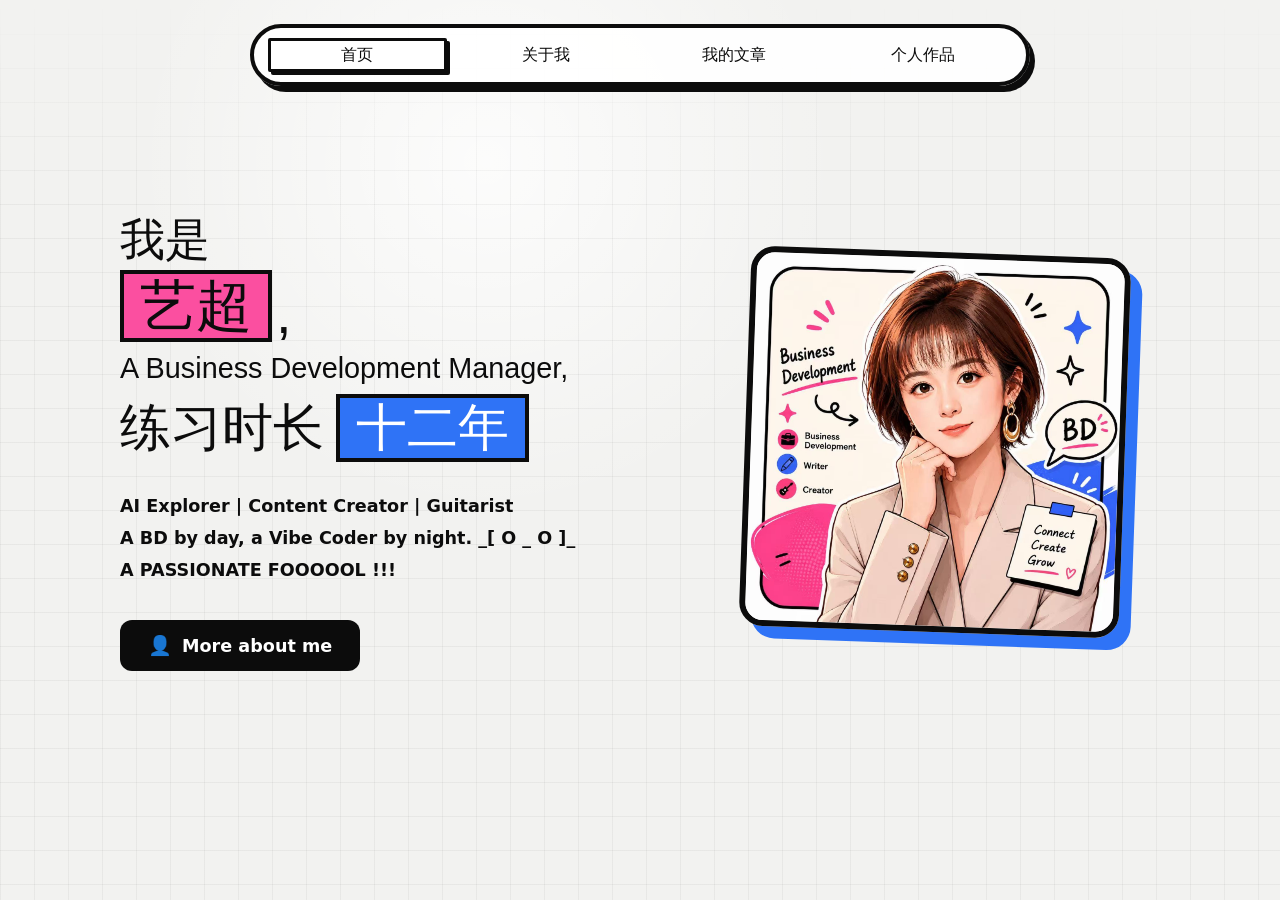
<file: index.html>
<!doctype html>
<html lang="zh-CN">
  <head>
    <meta charset="UTF-8" />
    <meta name="viewport" content="width=device-width, initial-scale=1.0" />
    <meta name="referrer" content="no-referrer" />
    <title>艺超的世界 | Personal Site</title>
    <link rel="stylesheet" href="./styles.css" />
  </head>
  <body>
    <div class="page-shell">
      <header class="site-header">
        <nav class="tab-nav" aria-label="主要导航">
          <button class="nav-tab is-active" type="button" data-tab="home">首页</button>
          <button class="nav-tab" type="button" data-tab="about">关于我</button>
          <button class="nav-tab" type="button" data-tab="articles">我的文章</button>
          <button class="nav-tab" type="button" data-tab="works">个人作品</button>
        </nav>
      </header>

      <main>

        <section class="tab-panel is-active" id="home" aria-labelledby="home-title">
          <div class="hero-grid">
            <div class="hero-copy">
              <div class="home-headline">
                <div class="headline-line1">我是</div>
                <div class="headline-line2"><span class="pink-bg">艺超</span> ,</div>
                <div class="headline-line3">A Business Development Manager,</div>
                <div class="headline-line4">练习时长 <span class="blue-bg">十二年</span></div>
              </div>
              
              <div class="home-subtext">
                <p>AI Explorer | Content Creator | Guitarist</p>
                <p>A BD by day, a Vibe Coder by night. _[ O _ O ]_</p>
                <p class="uppercase">A PASSIONATE FOOOOOL !!!</p>
              </div>

              <div class="hero-actions">
                <button class="black-button" type="button" data-jump="about">
                  <span class="icon">👤</span> More about me
                </button>
              </div>
            </div>

            <div class="hero-avatar-only">
              <img src="./assets/avatar.jpg" alt="Avatar" />
            </div>
          </div>
        </section>

        <section class="tab-panel" id="about" aria-labelledby="about-title">
          <div class="about-top-content">
            <aside class="id-card" aria-label="个人身份卡">
              <div class="card-top">
                <strong>ID CARD</strong>
                <span>Central South University</span>
              </div>
              <div class="id-content">
                <div class="left-column">
                  <div class="avatar-frame">
                    <img src="./assets/avatar.jpg" alt="Avatar" class="avatar-image" />
                  </div>
                  <div class="avatar-tags">
                    <span class="tag-blue">1992.09.05</span>
                    <span class="tag-pink">广州</span>
                  </div>
                </div>
                <dl class="id-fields">
                  <div>
                    <dt>Name</dt>
                    <dd>艺超</dd>
                  </div>
                  <div>
                    <dt>Major</dt>
                    <dd>商务 / AI / 内容创作</dd>
                  </div>
                  <div>
                    <dt>Job</dt>
                    <dd>车联网解决方案经理</dd>
                  </div>
                </dl>
              </div>
              <div class="id-no">
                <span>ID NO.</span>
                <strong>YC-19920905-OVO</strong>
              </div>
              <div class="barcode" aria-hidden="true">
                <span></span><span></span><span></span><span></span><span></span><span></span>
              </div>
            </aside>

            <div class="about-intro">
              <div class="tiny-label pink">我是谁</div>
              <p>运营商老兵、技术出身的销售、对AI有持续关注和学习能力的人</p>
              <div class="tiny-label pink">我的优势</div>
              <p>行业经验与资源、智能交互与AI应用能力、复杂项目操盘能力</p>   
               <div class="tiny-label pink">我在做什么</div> 
              <p>中国移动上海产业研究院toV解决方案拓展，累计推动千万级业务合作落地。</p>
               <div class="tiny-label pink">工作之外</div>
              <p>研究AI提效、运营内容账号、开音乐工作室。</p>
            </div>
          </div>
          <div class="belief-box-wrapper" style="display: flex; justify-content: center; width: 100%; margin-top: 40px; margin-bottom: 20px;">
            <div class="belief-box">
              <p>我始终相信：</p>
              <p><strong>感知与创造，才是生命力。<br/>商业的本质不是销售产品，而是创造价值。</strong></p>
            </div>
          </div>

          <div class="section-heading" style="margin-top: 60px;">
            <p class="tiny-label pink">Open World Progress</p>
            <h2 id="about-title">地球Online <span>开放游戏进度</span></h2>
          </div>

          <div class="timeline-board">
            <div class="timeline-line" aria-hidden="true"></div>

            <div class="timeline-col left">
              <div class="lane-title left">主线任务</div>

              <article class="timeline-card left green">
                <span class="card-icon">🤝</span>
                <strong>2024.07</strong>
                <p><strong>中国移动上研院</strong><br/>车联网解决方案商务拓展，推动千万级项目落地</p>
              </article>

              <article class="timeline-card left pink">
                <span class="card-icon">🚗</span>
                <strong>2021.08</strong>
                <p><strong>小鹏汽车</strong><br/>生态合作与商业化探索</p>
              </article>

              <article class="timeline-card left yellow">
                <span class="card-icon">�</span>
                <strong>2020.05</strong>
                <p><strong>支付宝</strong><br/>运营商行业 BD 与增长运营</p>
              </article>

              <article class="timeline-card left blue">
                <span class="card-icon">�</span>
                <strong>2019.02</strong>
                <p><strong>试金石信用</strong><br/>互金渠道运营</p>
              </article>

              <article class="timeline-card left green">
                <span class="card-icon">�</span>
                <strong>2014.07</strong>
                <p><strong>广东电信</strong><br/>产品运维与异业合作</p>
              </article>

              <article class="timeline-card left pink">
                <span class="card-icon">🏫</span>
                <strong>2010.09</strong>
                <p><strong>中南大学</strong><br/>物联网工程专业</p>
              </article>
            </div>

            <div class="timeline-col right">
              <div class="lane-title right">支线任务</div>

              <article class="timeline-card right blue">
                <span class="card-icon">�</span>
                <strong>2026.05</strong>
                <p><strong>搭建BD OS、Solution OS等工作提效Skill</strong><br/>自动化记录项目信息、辅助决策以及沉淀销售方法论，制作解决方案。</p>
              </article>

              <article class="timeline-card right pink">
                <span class="card-icon">🌐</span>
                <strong>2026.04</strong>
                <p><strong>个人网站</strong><br/>AI 驱动的个人品牌建设</p>
              </article>

              <article class="timeline-card right yellow">
                <span class="card-icon">📺</span>
                <strong>2026.03</strong>
                <p><strong>AI视频</strong><br/>用seedance制作账号视频</p>
              </article>

              <article class="timeline-card right green">
                <span class="card-icon">�</span>
                <strong>2026.03</strong>
                <p><strong>宠物短视频账号</strong><br/>记录小狗芋头的成长故事</p>
              </article>

              <article class="timeline-card right blue">
                <span class="card-icon">�</span>
                <strong>2025.08</strong>
                <p><strong>情侣短视频账号</strong><br/>2个月积累 2 万粉丝并变现</p>
              </article>

              <article class="timeline-card right pink">
                <span class="card-icon">🤖</span>
                <strong>2025.05</strong>
                <p><strong>AI 能力升级</strong><br/>研究 AI 工具，探索 AI 变现方式</p>
              </article>

              <article class="timeline-card right yellow">
                <span class="card-icon">🎤</span>
                <strong>2025.02</strong>
                <p><strong>头马俱乐部演讲</strong><br/>训练表达能力</p>
              </article>

              <article class="timeline-card right blue">
                <span class="card-icon">🎸</span>
                <strong>2023.01</strong>
                <p><strong>音乐工作室</strong><br/>探索兴趣商业化</p>
              </article>

              <article class="timeline-card right pink">
                <span class="card-icon">�</span>
                <strong>2015</strong>
                <p><strong>唱吧账号</strong><br/>1年内积累1.8万粉丝</p>
              </article>
            </div>
          </div>

          <section class="updates-section">
            <h2><span>近日生活</span> Recent Updates</h2>
            <div class="update-row">
              <article class="mini-card blue">
                <span class="card-icon">▣</span>
                <h3>最近在读</h3>
                <p>《道德经》</p>
              </article>
              <article class="mini-card pink">
                <span class="card-icon">▤</span>
                <h3>最近在听</h3>
                <p>《罗永浩的十字路口》</p>
                <p>《富女孩宝典》</p>
              </article>
              <article class="mini-card green">
                <span class="card-icon">⌁</span>
                <h3>最近感兴趣</h3>
                <p>AI 编程</p>
              </article>
            </div>
          </section>
        </section>

        <section class="tab-panel" id="articles" aria-labelledby="articles-title">
          <div class="journal-head">
            <p class="tiny-label black">Reading Room</p>
            <h2 id="articles-title">The <span>Journal</span></h2>
            <p>生活观察着，表达实践者。书写日常，也书写自己。</p>
          </div>
          <label class="search-box">
            <span aria-hidden="true">⌕</span>
            <input id="articleSearch" type="search" placeholder="搜索文章标题或关键词..." />
          </label>
          <div class="article-list" id="articleList">
            <article class="article-card" data-keywords="2025 回顾 个人">
              <div class="article-visual one" style="background-image: url('https://images.weserv.nl/?url=https://mmbiz.qpic.cn/mmbiz_jpg/ymknsvRHaUQ0pd1qsSLj832ePicdOzdUps7YW8PM6XJPibiam00BXv1N0FiaUwYqrYLdG9LLBcy2EDWaiawZZxGGDkQ/640?wx_fmt=jpeg');"></div>
              <div class="article-copy">
                <p><span class="tag pink">随笔</span> 2025-12-31</p>
                <h3>回顾我的2025年</h3>
                <span>艺超的人间日记第4篇。</span>
              </div>
              <button type="button" aria-label="打开文章" onclick="window.open('https://mp.weixin.qq.com/s/6BoljYvBpMRCCrMIr75Qog', '_blank')">→</button>
            </article>
            <article class="article-card" data-keywords="30岁 明白 时间">
              <div class="article-visual two" style="background-image: url('https://images.weserv.nl/?url=https://mmbiz.qpic.cn/mmbiz_jpg/ymknsvRHaUS9rgjibuIicaRIzT18sZa4eHbpqaQebvhZ0foMNzOwb9ePXPX5qUvtU4W1OfDQVDUVh8icskj86PMtg/640?wx_fmt=jpeg&watermark=1&tp=webp&wxfrom=5&wx_lazy=1#imgIndex=0);"></div>
              <div class="article-copy">
                <p><span class="tag green">随笔</span> 2025-08-14</p>
                <h3>30岁之后，我才明白</h3>
                <span>艺超的人间日记第3篇。</span>
              </div>
              <button type="button" aria-label="打开文章" onclick="window.open('https://mp.weixin.qq.com/s/acJRw9OF_6MhCEUITdpydg', '_blank')">→</button>
            </article>
            <article class="article-card" data-keywords="台风 延误 朋友">
              <div class="article-visual three" style="background-image: url('https://images.weserv.nl/?url=https://mmbiz.qpic.cn/mmbiz_jpg/ymknsvRHaUTK92kniboIOtDpRicCnxwxVP4cpnMicQ7mdeIDDvl6SCqIxlWNvkv1vaUXH6C7IcBRHXic8k5jJP7ZyQ/640?wx_fmt=jpeg&watermark=1&tp=webp&wxfrom=5&wx_lazy=1#imgIndex=0);"></div>
              <div class="article-copy">
                <p><span class="tag blue">随笔</span> 2025-07-30</p>
                <h3>竹节草台风延误了航班，却准时送来了一个新朋友</h3>
                <span>艺超的人间日记第1篇</span>
              </div>
              <button type="button" aria-label="打开文章" onclick="window.open('https://mp.weixin.qq.com/s/vhBWllesOjkQ4QeszCmQtA', '_blank')">→</button>
            </article>
          </div>
        </section>

        <section class="tab-panel" id="works" aria-labelledby="works-title">
          <div class="section-heading">
            <p class="tiny-label green">Product Shelf</p>
            <h2 id="works-title">个人作品 <span>Playable Builds</span></h2>
          </div>
          <div class="work-grid">
            <article class="work-card blue">
              <div class="work-top">
                <span class="card-icon">↗</span>
                <span>01</span>
              </div>
              <h3>BD OS</h3>
              <p class="tool-tags">chatgpt + coze + 飞书表格</p>
              <p>大客户项目推进与经验沉淀助手，可以自动记录项目信息、分析项目状态、提供推进策略，并将每一次项目经验沉淀为长期可复用的能力资产。</p>
              <a href="https://my.feishu.cn/base/HboKbQkssapH3nsB0locuvGFnxh?table=tblHBpHXDywnlkvG&view=vewroDeW7I" target="_blank" rel="noopener noreferrer" style="text-decoration: none;">
                <button type="button">查看详情</button>
              </a>
            </article>
            <article class="work-card pink">
              <div class="work-top">
                <span class="card-icon">▤</span>
                <span>02</span>
              </div>
              <h3>Solution OS</h3>
              <p class="tool-tags">chatgpt + codex + office</p>
              <p>快速完成企业研究、需求分析、解决方案设计和客户材料输出。</p>
              <a href="https://my.feishu.cn/wiki/LBlZw4N16izWjok2uF1c8xCEnbh" target="_blank" rel="noopener noreferrer" style="text-decoration: none;">
                <button type="button">查看详情</button>
              </a>
            </article>
            <article class="work-card green">
              <div class="work-top">
                <span class="card-icon">⌂</span>
                <span>03</span>
              </div>
              <h3>AI黑话翻译器</h3>
              <p class="tool-tags">chatgpt + coze </p>
              <p>用大白话告诉你眼花缭乱的AI黑话都怎么理解</p>
              <a href="https://ichoicho2022-lab.github.io/ai-jargon-translator/" target="_blank" rel="noopener noreferrer" style="text-decoration: none;">
                <button type="button">查看详情</button>
              </a>
            </article>
          </div>
        </section>
      </main>
    </div>

    <script src="./script.js"></script>
  </body>
</html>
</file>
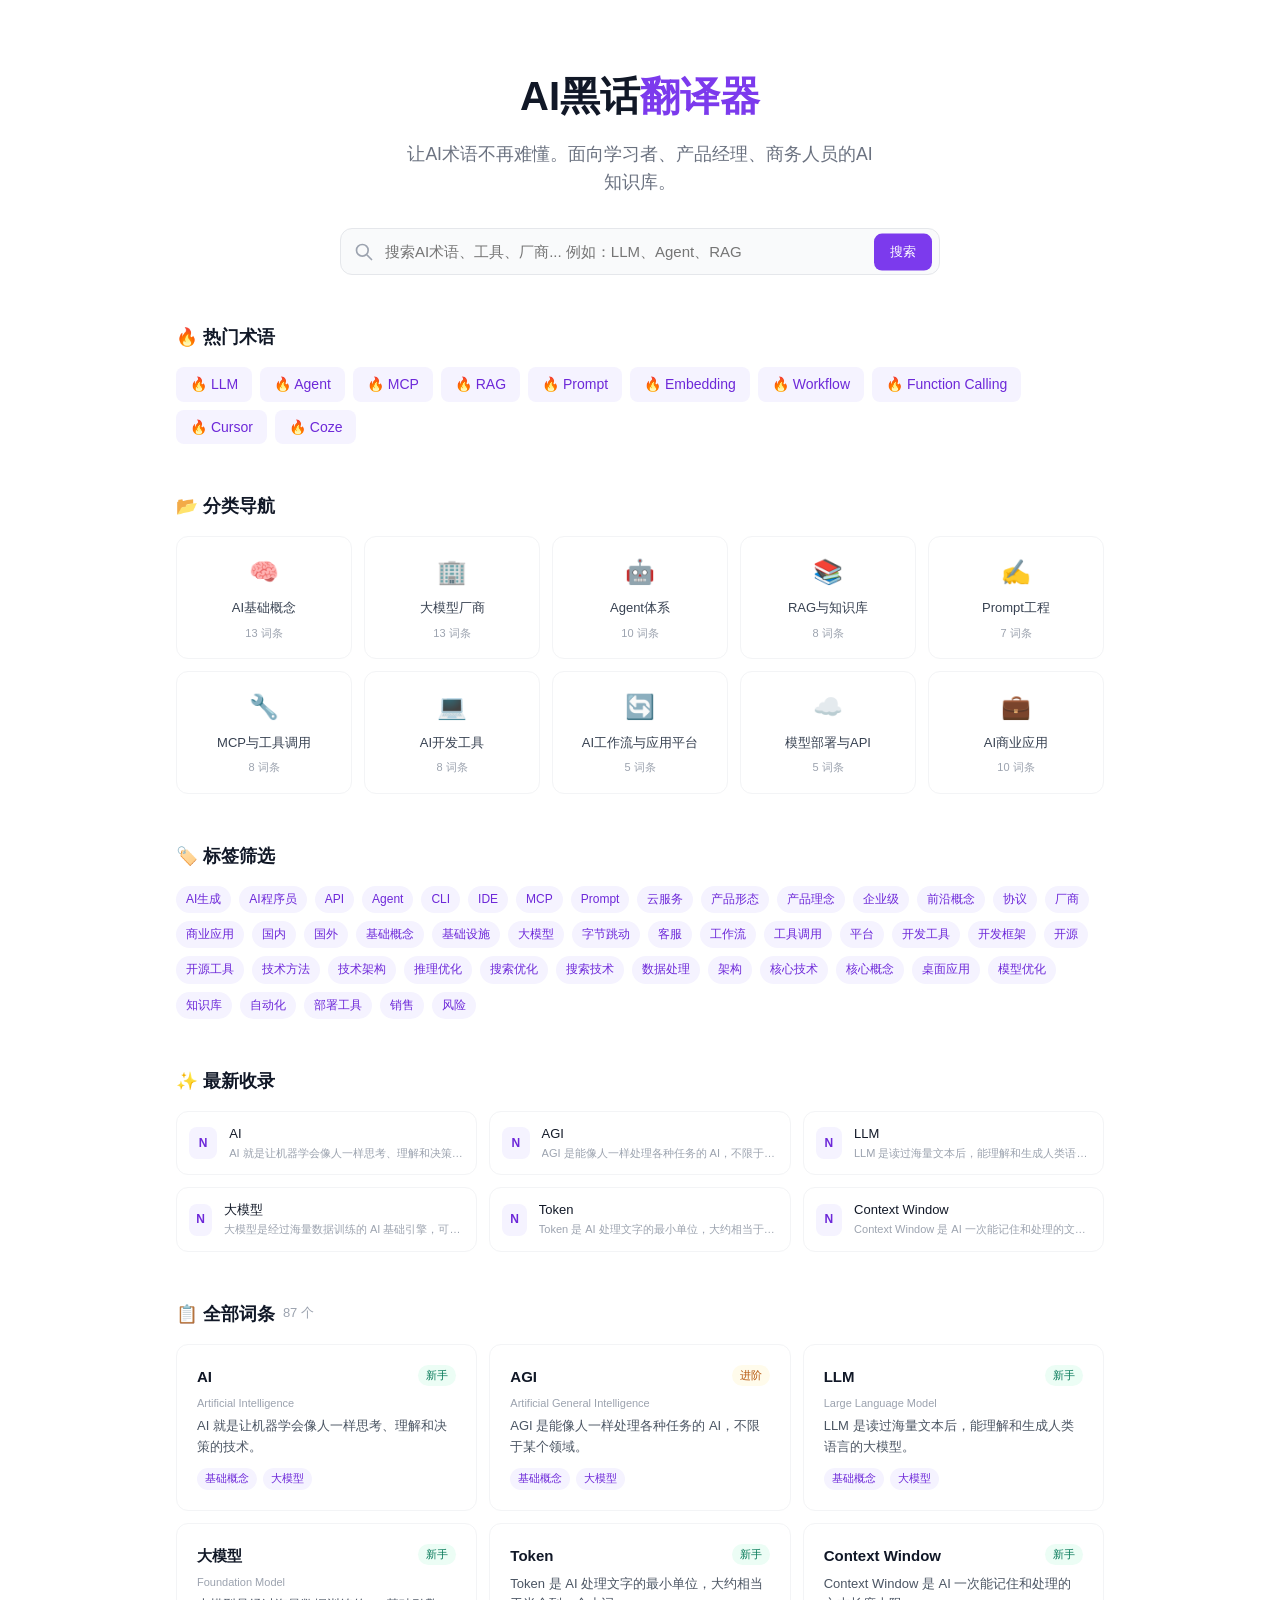
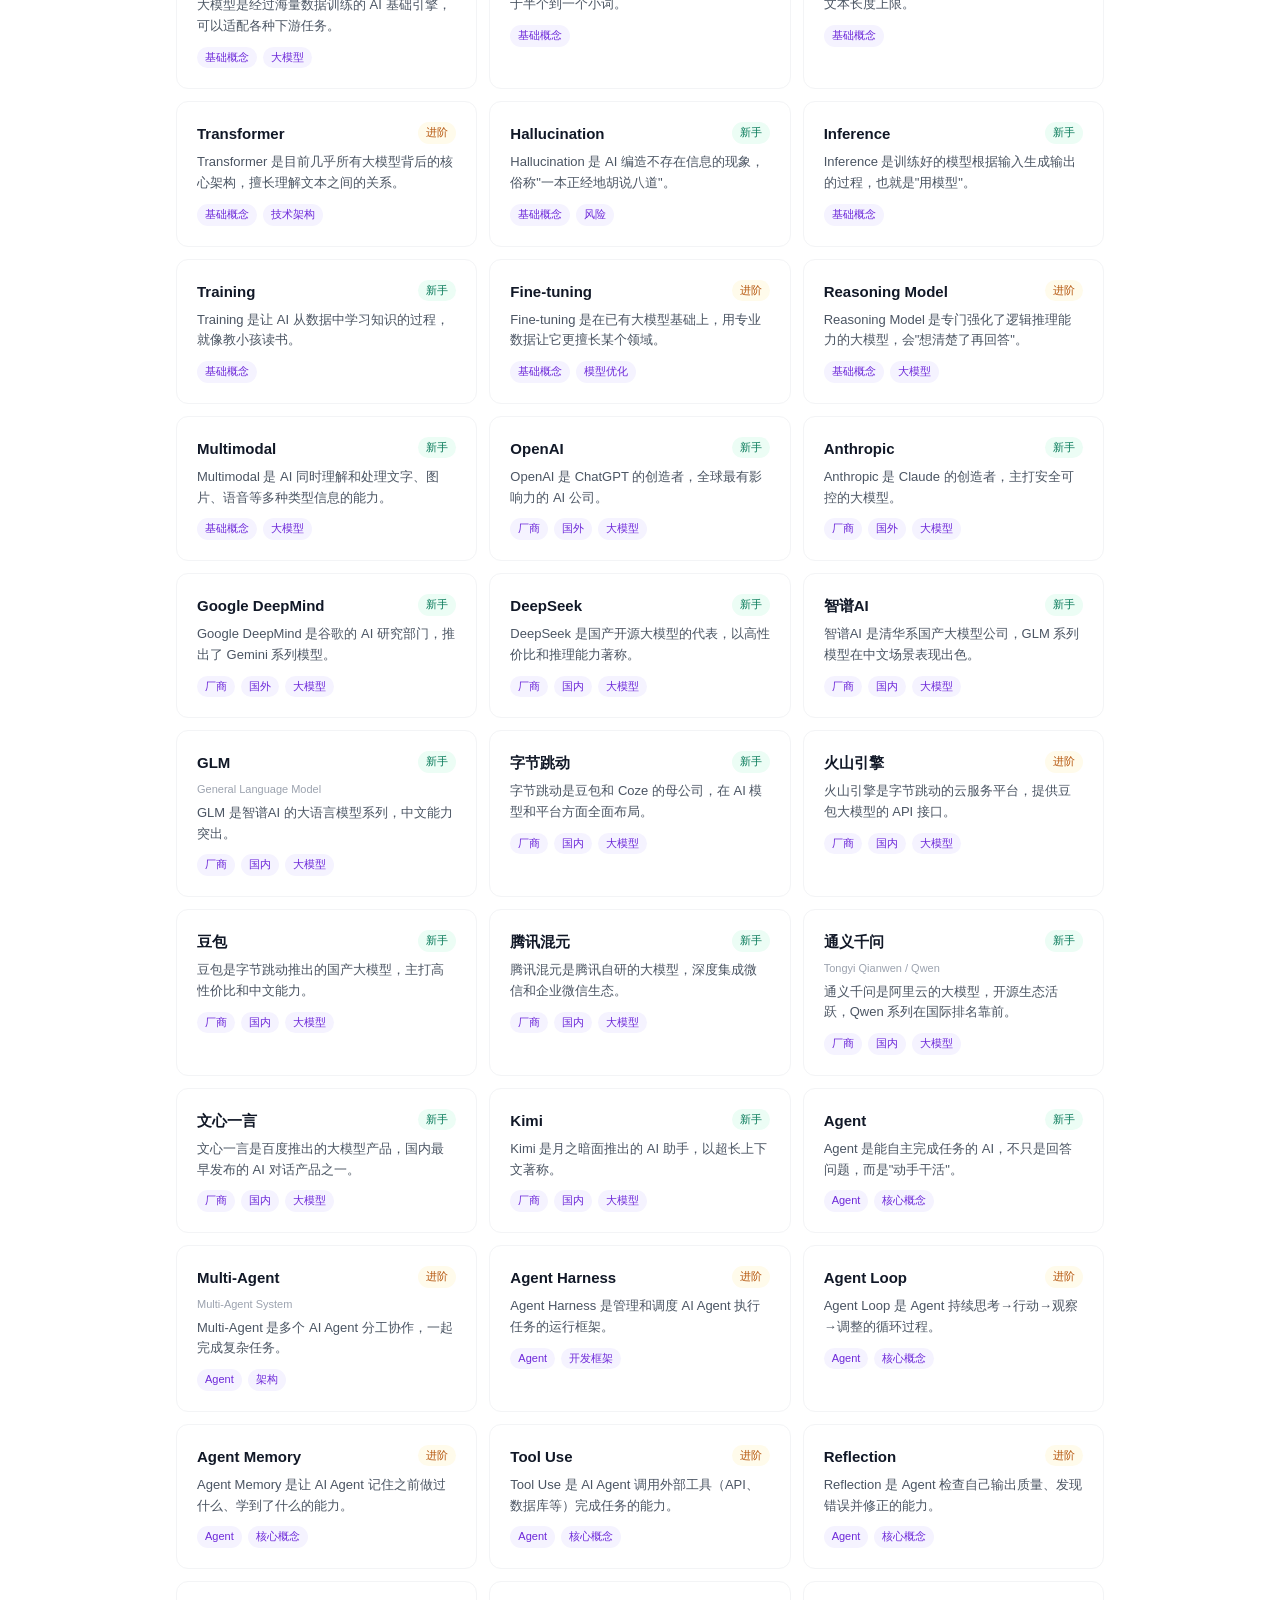
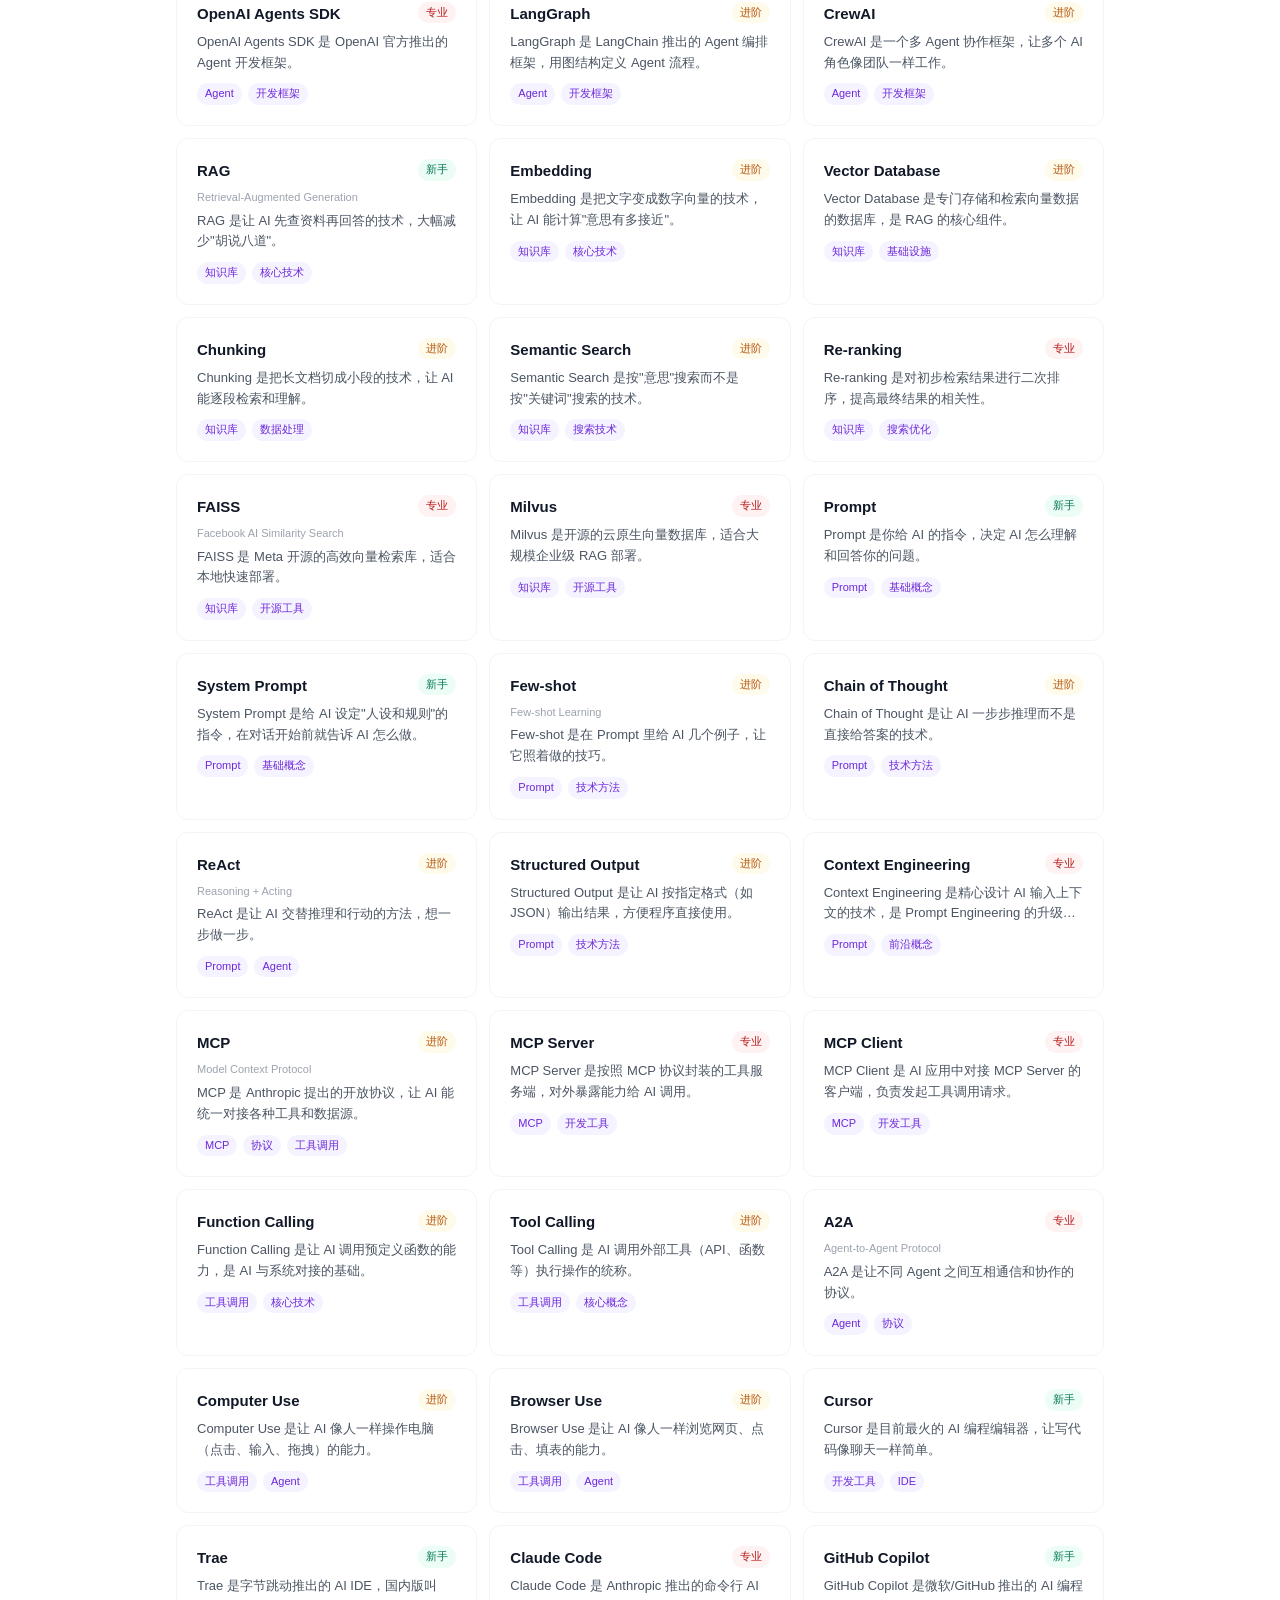
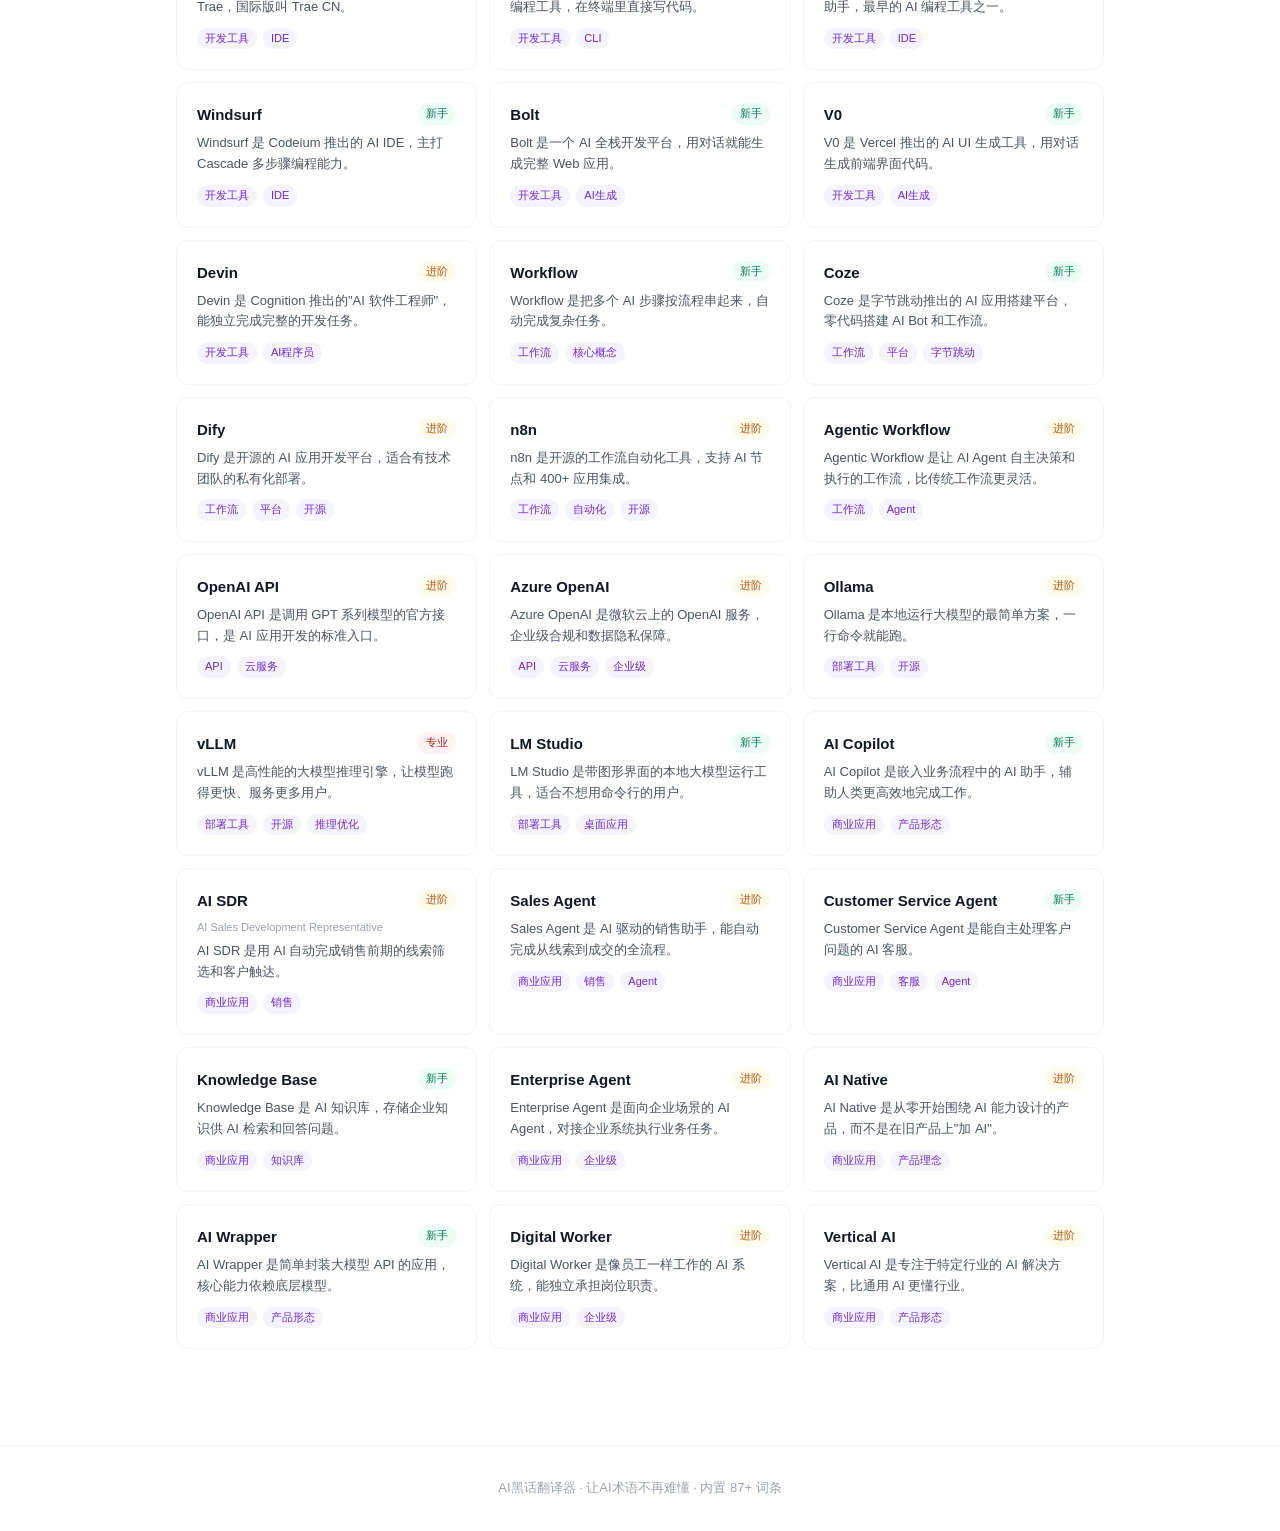
<file: ai-jargon-translator/index.html>
<!DOCTYPE html>
<html lang="zh-CN">
<head>
<meta charset="UTF-8">
<meta name="viewport" content="width=device-width, initial-scale=1.0">
<title>AI黑话翻译器 - 让AI术语不再难懂</title>
<style>
*{margin:0;padding:0;box-sizing:border-box}
:root{--primary:#7c3aed;--primary-light:#a78bfa;--primary-bg:#f5f3ff;--primary-700:#6d28d9;--gray-50:#f9fafb;--gray-100:#f3f4f6;--gray-200:#e5e7eb;--gray-400:#9ca3af;--gray-500:#6b7280;--gray-600:#4b5563;--gray-700:#374151;--gray-900:#111827;--green-bg:#ecfdf5;--green-text:#047857;--amber-bg:#fffbeb;--amber-text:#b45309;--red-bg:#fef2f2;--red-text:#b91c1c}
body{font-family:-apple-system,BlinkMacSystemFont,'Segoe UI',Roboto,'Helvetica Neue',Arial,'Noto Sans SC',sans-serif;background:#fff;color:var(--gray-900);-webkit-font-smoothing:antialiased;line-height:1.6}
a{color:inherit;text-decoration:none}
button{cursor:pointer;font:inherit;border:none;background:none}

/* Nav */
.nav{position:sticky;top:0;z-index:50;background:rgba(255,255,255,.85);backdrop-filter:blur(12px);border-bottom:1px solid var(--gray-100);height:56px;display:flex;align-items:center}
.nav-inner{max-width:960px;margin:0 auto;padding:0 16px;width:100%;display:flex;align-items:center;justify-content:space-between}
.nav-logo{display:flex;align-items:center;gap:8px;font-size:18px;font-weight:600;color:var(--gray-900);cursor:pointer}
.nav-logo:hover{color:var(--primary)}

/* Search */
.hero{max-width:960px;margin:0 auto;padding:64px 16px 48px;text-align:center}
.hero h1{font-size:2.5rem;font-weight:700;margin-bottom:12px}
.hero h1 span{color:var(--primary)}
.hero p{font-size:1.1rem;color:var(--gray-500);margin-bottom:32px;max-width:480px;margin-left:auto;margin-right:auto}
.search-wrap{max-width:600px;margin:0 auto;position:relative}
.search-wrap input{width:100%;padding:14px 100px 14px 44px;font-size:15px;background:var(--gray-50);border:1px solid var(--gray-200);border-radius:12px;outline:none;transition:all .2s}
.search-wrap input:focus{background:#fff;box-shadow:0 0 0 3px rgba(124,58,237,.15);border-color:transparent}
.search-wrap .icon{position:absolute;left:14px;top:50%;transform:translateY(-50%);color:var(--gray-400)}
.search-wrap button{position:absolute;right:8px;top:50%;transform:translateY(-50%);padding:8px 16px;background:var(--primary);color:#fff;font-size:13px;font-weight:500;border-radius:8px;transition:background .2s}
.search-wrap button:hover{background:var(--primary-700)}

/* Section */
.section{max-width:960px;margin:0 auto;padding:0 16px 48px}
.section-title{font-size:1.1rem;font-weight:600;margin-bottom:16px;display:flex;align-items:center;gap:8px}

/* Hot terms */
.hot-wrap{display:flex;flex-wrap:wrap;gap:8px}
.hot-item{display:inline-flex;align-items:center;gap:6px;padding:6px 14px;background:var(--primary-bg);color:var(--primary-700);font-size:14px;font-weight:500;border-radius:8px;cursor:pointer;transition:background .2s}
.hot-item:hover{background:#ede9fe}

/* Category grid */
.cat-grid{display:grid;grid-template-columns:repeat(5,1fr);gap:12px}
@media(max-width:768px){.cat-grid{grid-template-columns:repeat(3,1fr)}}
@media(max-width:480px){.cat-grid{grid-template-columns:repeat(2,1fr)}}
.cat-item{display:flex;flex-direction:column;align-items:center;gap:6px;padding:16px 8px;background:#fff;border:1px solid var(--gray-100);border-radius:12px;cursor:pointer;transition:all .2s;text-align:center}
.cat-item:hover{box-shadow:0 2px 8px rgba(0,0,0,.06);transform:translateY(-1px)}
.cat-item .emoji{font-size:1.5rem}
.cat-item .name{font-size:13px;font-weight:500;color:var(--gray-700)}
.cat-item .name:hover{color:var(--primary)}
.cat-item .count{font-size:11px;color:var(--gray-400)}

/* Tag filter */
.tag-wrap{display:flex;flex-wrap:wrap;gap:8px}
.tag-item{display:inline-flex;align-items:center;padding:4px 10px;background:var(--primary-bg);color:var(--primary-700);font-size:12px;font-weight:500;border-radius:9999px;cursor:pointer;transition:all .2s;border:none}
.tag-item:hover{background:#ede9fe}
.tag-item.active{background:var(--primary);color:#fff}

/* Term cards grid */
.cards-grid{display:grid;grid-template-columns:repeat(3,1fr);gap:12px}
@media(max-width:768px){.cards-grid{grid-template-columns:repeat(2,1fr)}}
@media(max-width:480px){.cards-grid{grid-template-columns:1fr}}

/* Term card */
.card{padding:20px;background:#fff;border:1px solid var(--gray-100);border-radius:12px;cursor:pointer;transition:all .2s}
.card:hover{box-shadow:0 2px 8px rgba(0,0,0,.06);transform:translateY(-1px)}
.card-header{display:flex;align-items:flex-start;justify-content:space-between;gap:8px;margin-bottom:6px}
.card-name{font-size:15px;font-weight:600;color:var(--gray-900);transition:color .2s}
.card:hover .card-name{color:var(--primary)}
.card-en{font-size:11px;color:var(--gray-400);margin-bottom:4px}
.card-desc{font-size:13px;color:var(--gray-600);display:-webkit-box;-webkit-line-clamp:2;-webkit-box-orient:vertical;overflow:hidden}
.card-tags{display:flex;flex-wrap:wrap;gap:6px;margin-top:10px}
.card-tag{padding:2px 8px;background:var(--primary-bg);color:var(--primary-700);font-size:11px;font-weight:500;border-radius:9999px}

/* Difficulty badges */
.difficulty{display:inline-flex;align-items:center;padding:2px 8px;border-radius:9999px;font-size:11px;font-weight:500;flex-shrink:0}
.difficulty-新手{background:var(--green-bg);color:var(--green-text)}
.difficulty-进阶{background:var(--amber-bg);color:var(--amber-text)}
.difficulty-专业{background:var(--red-bg);color:var(--red-text)}

/* Detail page */
.detail{max-width:720px;margin:0 auto;padding:32px 16px}
.breadcrumb{display:flex;align-items:center;gap:8px;font-size:13px;color:var(--gray-400);margin-bottom:32px}
.breadcrumb a:hover{color:var(--primary)}
.detail-header{margin-bottom:32px}
.detail-header h1{font-size:2rem;font-weight:700;margin-bottom:8px}
.detail-en{font-size:1rem;color:var(--gray-400);margin-bottom:8px}
.detail-aliases{display:flex;flex-wrap:wrap;gap:6px;margin-bottom:12px}
.detail-alias{padding:3px 10px;background:var(--gray-100);color:var(--gray-600);font-size:12px;border-radius:9999px}
.detail-sentence{font-size:1.15rem;color:var(--primary);font-weight:500;line-height:1.6}
.detail-section{margin-bottom:28px}
.detail-section h2{font-size:1rem;font-weight:600;margin-bottom:10px;display:flex;align-items:center;gap:8px}
.detail-box{padding:20px;border-radius:12px;line-height:1.7}
.detail-box.purple{background:rgba(124,58,237,.04);border:1px solid rgba(124,58,237,.1)}
.detail-box.amber{background:rgba(245,158,11,.04);border:1px solid rgba(245,158,11,.1)}
.detail-text{color:var(--gray-600);line-height:1.7}
.use-case{display:flex;align-items:flex-start;gap:10px;padding:10px;background:var(--gray-50);border-radius:8px}
.use-case .num{width:22px;height:22px;display:flex;align-items:center;justify-content:center;background:rgba(124,58,237,.1);color:var(--primary-700);border-radius:50%;font-size:11px;font-weight:700;flex-shrink:0}
.use-case .text{font-size:13px;color:var(--gray-700)}
.example-box{padding:14px;background:var(--gray-50);border:1px solid var(--gray-100);border-radius:10px;font-size:13px;color:var(--gray-600);line-height:1.6}
.related-wrap{display:flex;flex-wrap:wrap;gap:8px}
.related-item{display:inline-flex;align-items:center;padding:7px 14px;background:#fff;border:1px solid var(--gray-200);border-radius:8px;font-size:13px;font-weight:500;color:var(--gray-700);cursor:pointer;transition:all .2s}
.related-item:hover{color:var(--primary);border-color:rgba(124,58,237,.2);box-shadow:0 1px 4px rgba(0,0,0,.04)}
.back-btn{display:inline-block;margin-top:40px;font-size:13px;color:var(--primary);cursor:pointer}
.back-btn:hover{color:var(--primary-700)}

/* Filter bar */
.filter-bar{display:flex;align-items:center;justify-content:space-between;margin-bottom:16px}
.filter-bar h2{font-size:1rem;font-weight:600}
.filter-bar .clear{font-size:13px;color:var(--primary);cursor:pointer}

/* Empty state */
.empty{text-align:center;padding:48px;color:var(--gray-400)}
.empty p:first-child{font-size:1rem;margin-bottom:6px}

/* Footer */
.footer{border-top:1px solid var(--gray-100);padding:32px 0;text-align:center;font-size:13px;color:var(--gray-400);margin-top:48px}

/* Fade in */
@keyframes fadeIn{from{opacity:0;transform:translateY(8px)}to{opacity:1;transform:translateY(0)}}
.fade-in{animation:fadeIn .25s ease-out}

/* Scrollbar */
::-webkit-scrollbar{width:6px}
::-webkit-scrollbar-thumb{background:var(--gray-200);border-radius:3px}
</style>
</head>
<body>
<div id="app"></div>
<script>
// ===== DATA =====
const categories=[
{name:'AI基础概念',slug:'ai-basics',icon:'🧠',desc:'AI领域最核心的概念和术语'},
{name:'大模型厂商',slug:'llm-vendors',icon:'🏢',desc:'国内外大模型厂商和产品'},
{name:'Agent体系',slug:'agent',icon:'🤖',desc:'AI Agent相关的架构和框架'},
{name:'RAG与知识库',slug:'rag-knowledge',icon:'📚',desc:'检索增强生成与向量知识库'},
{name:'Prompt工程',slug:'prompt-engineering',icon:'✍️',desc:'提示词设计与优化技术'},
{name:'MCP与工具调用',slug:'mcp-tools',icon:'🔧',desc:'模型上下文协议与工具调用'},
{name:'AI开发工具',slug:'dev-tools',icon:'💻',desc:'AI编程和开发工具'},
{name:'AI工作流与应用平台',slug:'workflow-platform',icon:'🔄',desc:'AI工作流和应用构建平台'},
{name:'模型部署与API',slug:'deployment-api',icon:'☁️',desc:'模型部署方案和API服务'},
{name:'AI商业应用',slug:'business-apps',icon:'💼',desc:'AI在商业场景中的应用'}
];

const terms=[
{id:'ai',name:'AI',aliases:['人工智能','Artificial Intelligence'],category:'AI基础概念',tags:['基础概念','大模型'],difficulty:'新手',en:'Artificial Intelligence',one:'AI 就是让机器学会像人一样思考、理解和决策的技术。',plain:'想象你有一个超级助手，它能看懂文字、听懂话、识别图片，还能帮你写文章、做分析。AI 就是让电脑变成这样的超级助手。',tech:'AI 是计算机科学的一个分支，致力于创建能够执行通常需要人类智能的任务的系统，包括学习、推理、感知和自然语言理解。',why:'AI 正在改变几乎所有行业的运作方式，从自动化到决策支持，它让机器从"工具"变成"合作伙伴"。',biz:'客户提到"数字化转型"或"智能化"，背后往往就是 AI 在驱动。理解 AI 的边界和能力，是做解决方案的起点。',useCases:['智能客服自动回答用户问题','AI 辅助医生读片诊断','自动化数据分析和报告生成'],related:['AGI','大模型','LLM','Multimodal'],examples:['一家保险公司用 AI 自动审核理赔材料，审核效率提升 80%。']},
{id:'agi',name:'AGI',aliases:['通用人工智能','Artificial General Intelligence'],category:'AI基础概念',tags:['基础概念','大模型'],difficulty:'进阶',en:'Artificial General Intelligence',one:'AGI 是能像人一样处理各种任务的 AI，不限于某个领域。',plain:'现在的 AI 大多是"偏科生"——下棋的不会写诗，画画的不会算数。AGI 是"全科生"，什么都能学、什么都能干，跟人类一样灵活。',tech:'AGI 指具备跨领域通用智能的 AI 系统，能理解、学习和应用知识到任意任务中，与狭义 AI（Narrow AI）相对。',why:'AGI 是 AI 领域的终极目标，实现后将彻底改变人类与机器的关系。',biz:'客户问"AI 能不能自己思考？"——这就是在问 AGI。目前还没实现，但 Agent 方向是通向 AGI 的路径。',useCases:['自主完成跨领域复杂任务','像人一样学习新技能','独立进行科学研究和创新'],related:['AI','LLM','大模型','Reasoning Model'],examples:['OpenAI 的最终目标就是实现 AGI，目前 GPT 系列是其阶段性成果。']},
{id:'llm',name:'LLM',aliases:['大语言模型','Large Language Model'],category:'AI基础概念',tags:['基础概念','大模型'],difficulty:'新手',en:'Large Language Model',one:'LLM 是读过海量文本后，能理解和生成人类语言的大模型。',plain:'就像一个读了整个互联网的"超级学霸"，你问什么它都能聊两句，还能帮你写文章、翻译、总结。ChatGPT 背后就是一个 LLM。',tech:'LLM 是基于 Transformer 架构、在海量文本数据上训练的大型神经网络模型，通过预测下一个 Token 来生成文本，具备自然语言理解与生成能力。',why:'LLM 是当前 AI 应用的核心引擎，几乎所有 AI 产品都基于 LLM 构建。',biz:'客户说的"大模型""ChatGPT 类产品"，底层就是 LLM。理解 LLM 的能力边界，才能给客户做合理的方案。',useCases:['智能对话和问答','文档摘要和翻译','代码生成和辅助编程'],related:['大模型','Transformer','Token','Context Window','Fine-tuning'],examples:['GPT-4、Claude、GLM 都是典型的 LLM。']},
{id:'foundation-model',name:'大模型',aliases:['基础模型','Foundation Model'],category:'AI基础概念',tags:['基础概念','大模型'],difficulty:'新手',en:'Foundation Model',one:'大模型是经过海量数据训练的 AI 基础引擎，可以适配各种下游任务。',plain:'大模型就像一个"全能型人才"——先上了综合大学（预训练），然后可以快速学会任何专业（微调）。不像以前每个任务要从头训练。',tech:'大模型指参数量巨大（通常数十亿到数万亿）的深度学习模型，通过大规模预训练获得通用能力，再通过微调或 Prompt 适配下游任务。',why:'大模型范式让 AI 开发从"造轮子"变成"调参数"，大幅降低了 AI 应用的门槛。',biz:'客户说想"用大模型"，其实就是在说想用 LLM 做业务。需要帮他选对模型和部署方式。',useCases:['企业知识库问答','智能客服','文档自动处理'],related:['LLM','Transformer','Fine-tuning','Training'],examples:['一家银行用大模型自动审核贷款材料，效率提升 60%。']},
{id:'token',name:'Token',aliases:['词元','标记'],category:'AI基础概念',tags:['基础概念'],difficulty:'新手',en:'',one:'Token 是 AI 处理文字的最小单位，大约相当于半个到一个小词。',plain:'AI 不是按"字"读文章的，而是把文章切成一个个 Token。一个汉字大约是 1-2 个 Token，一个英文单词大约是 1-3 个 Token。Token 数量决定了 AI 能处理多少内容、花多少钱。',tech:'Token 是 LLM 处理文本的基本单元，通过分词器（Tokenizer）将原始文本映射为整数序列。Token 数量直接影响模型推理的计算成本和上下文容量。',why:'Token 是大模型计费和性能的关键指标，理解 Token 才能合理控制成本和选择模型。',biz:'客户问"用大模型贵不贵"，答案取决于 Token 用量。做方案时需要估算 Token 消耗来算成本。',useCases:['计算 API 调用成本','评估模型处理能力','优化输入减少 Token 消耗'],related:['LLM','Context Window','API'],examples:['GPT-4 的输入价格约 $0.03/1K Token，输出约 $0.06/1K Token。']},
{id:'context-window',name:'Context Window',aliases:['上下文窗口','上下文长度'],category:'AI基础概念',tags:['基础概念'],difficulty:'新手',en:'Context Window',one:'Context Window 是 AI 一次能记住和处理的文本长度上限。',plain:'就像人的短期记忆容量有限，AI 也有"记忆窗口"——一次对话中它能回看的最大文本量。窗口越大，AI 能处理的长文档就越多。',tech:'Context Window 指模型在一次推理中能处理的最大 Token 数量，由模型架构的位置编码机制决定。超出窗口的内容会被截断或遗忘。',why:'Context Window 大小直接影响模型能否处理长文档、多轮对话和复杂任务。',biz:'客户想"把 100 页合同丢给 AI 分析"，需要选 Context Window 足够大的模型，否则会被截断。',useCases:['长文档分析','多轮复杂对话','大批量代码审查'],related:['Token','LLM','RAG'],examples:['Claude 3.5 支持 200K Token 上下文，约 15 万字；GPT-4 Turbo 支持 128K。']},
{id:'transformer',name:'Transformer',aliases:['注意力机制模型'],category:'AI基础概念',tags:['基础概念','技术架构'],difficulty:'进阶',en:'',one:'Transformer 是目前几乎所有大模型背后的核心架构，擅长理解文本之间的关系。',plain:'以前的 AI 读文章像逐字读，Transformer 像"扫描全文+画重点"——它能同时关注整段话，理解词与词之间的关系。这就是为什么现在的 AI 这么聪明。',tech:'Transformer 是 2017 年提出的基于自注意力机制（Self-Attention）的神经网络架构，能并行处理序列数据，捕捉长距离依赖关系，是 GPT、BERT 等模型的基础。',why:'Transformer 架构是大模型时代的基石，几乎所有主流 LLM 都基于它。',biz:'不需要深究 Transformer 的技术细节，但要知道它是"大模型之所以强"的底层原因。',useCases:['自然语言理解和生成','机器翻译','文本摘要'],related:['LLM','大模型','Training'],examples:['GPT、BERT、GLM 都是 Transformer 架构的模型。']},
{id:'hallucination',name:'Hallucination',aliases:['幻觉','AI幻觉'],category:'AI基础概念',tags:['基础概念','风险'],difficulty:'新手',en:'',one:'Hallucination 是 AI 编造不存在信息的现象，俗称"一本正经地胡说八道"。',plain:'AI 有时候会"自信地胡说"——给出听起来很靠谱但完全是编造的答案。这在医疗、法律等严肃场景很危险，所以需要用 RAG 等技术来约束。',tech:'Hallucination 指模型生成看似合理但实际上与事实不符或与输入不一致的内容，是 LLM 的固有缺陷，源于统计生成的本质和训练数据的偏差。',why:'幻觉是 LLM 在企业级应用中最大的风险，必须通过技术手段缓解。',biz:'客户担心"AI 会不会乱说"，这就需要解释 RAG、知识库等方案如何降低幻觉风险。',useCases:['医疗诊断中的错误信息','法律咨询中的编造法条','金融报告中的虚假数据'],related:['RAG','LLM','Fine-tuning'],examples:['AI 自信地说"爱因斯坦 1958 年获得诺贝尔奖"（实际是 1921 年），这就是幻觉。']},
{id:'inference',name:'Inference',aliases:['推理','模型推理'],category:'AI基础概念',tags:['基础概念'],difficulty:'新手',en:'Inference',one:'Inference 是训练好的模型根据输入生成输出的过程，也就是"用模型"。',plain:'训练模型像"上学读书"，推理就是"毕业上班"。你给 AI 一个问题，它给出答案——这个过程就是推理。',tech:'Inference 是将训练好的模型用于新数据生成预测的过程，与 Training 相对。推理阶段不更新模型参数，计算成本主要在 GPU 内存和算力。',why:'推理是 AI 服务的核心环节，推理速度和成本直接决定用户体验和运营成本。',biz:'客户问"跑大模型要什么硬件"，问的就是推理阶段的资源需求。',useCases:['在线聊天机器人实时回复','批量文档处理','API 服务调用'],related:['Training','LLM','vLLM','API'],examples:['用户在 ChatGPT 输入问题，GPT-4 生成回答，这就是一次推理。']},
{id:'training',name:'Training',aliases:['训练','模型训练'],category:'AI基础概念',tags:['基础概念'],difficulty:'新手',en:'',one:'Training 是让 AI 从数据中学习知识的过程，就像教小孩读书。',plain:'AI 的"学习"就是看大量数据找规律。训练过程需要消耗大量算力和时间，像培养一个人才要花十几年一样，训练一个大模型也要花上百万美元。',tech:'Training 是通过反向传播算法在大规模数据集上优化模型参数的过程，通常分为预训练（Pre-training）和微调（Fine-tuning）两个阶段。',why:'训练决定了模型的基础能力，训练数据质量和规模是模型性能的关键。',biz:'一般企业不需要自己训练模型，但需要理解训练和微调的区别来做方案选型。',useCases:['预训练基础大模型','微调行业专用模型','持续训练更新模型'],related:['Fine-tuning','Inference','大模型'],examples:['GPT-4 的训练使用了超过 1 万亿 Token 的数据和数万块 A100 GPU。']},
{id:'fine-tuning',name:'Fine-tuning',aliases:['微调','模型微调'],category:'AI基础概念',tags:['基础概念','模型优化'],difficulty:'进阶',en:'Fine-tuning',one:'Fine-tuning 是在已有大模型基础上，用专业数据让它更擅长某个领域。',plain:'大模型像"通才"，微调就是让它变成"专才"。比如给通用模型喂法律文书，它就成了法律专家。',tech:'Fine-tuning 是在预训练模型的基础上，使用领域特定的小规模数据进行继续训练，使模型在特定任务或领域上表现更好，包括全量微调和参数高效微调（如 LoRA）。',why:'微调是企业将通用大模型变为行业专家的核心手段。',biz:'客户说"想让 AI 懂我们行业"，通常需要评估是微调还是 RAG，微调成本更高但效果更稳定。',useCases:['医疗领域专用模型','法律文书生成模型','金融风控模型'],related:['Training','LLM','大模型'],examples:['一家律所用 5 万份合同微调大模型，合同审查准确率从 70% 提升到 95%。']},
{id:'reasoning-model',name:'Reasoning Model',aliases:['推理模型','思考模型'],category:'AI基础概念',tags:['基础概念','大模型'],difficulty:'进阶',en:'Reasoning Model',one:'Reasoning Model 是专门强化了逻辑推理能力的大模型，会"想清楚了再回答"。',plain:'普通 AI 像是"脱口而出"，推理模型像"先打草稿再回答"。它会在内部反复推演，确保答案更靠谱。OpenAI o1、DeepSeek-R1 就是推理模型。',tech:'Reasoning Model 通过 Chain-of-Thought、强化学习等技术增强了逻辑推理和数学证明能力，通常在回答前会进行多步内部推理（"思维链"），用更多计算换取更高质量的输出。',why:'推理模型让 AI 在数学、编程、逻辑分析等需要深度思考的任务上表现大幅提升。',biz:'客户需要 AI 做复杂分析、方案生成、代码审查时，推理模型比普通模型更可靠。',useCases:['复杂数学问题求解','多步骤逻辑推理','代码审查和 Bug 分析'],related:['LLM','Chain of Thought','大模型'],examples:['OpenAI o1 在数学竞赛题上的表现远超 GPT-4o，因为它会先"思考"再回答。']},
{id:'multimodal',name:'Multimodal',aliases:['多模态','多模态大模型'],category:'AI基础概念',tags:['基础概念','大模型'],difficulty:'新手',en:'Multimodal',one:'Multimodal 是 AI 同时理解和处理文字、图片、语音等多种类型信息的能力。',plain:'以前的 AI 只会读文字，多模态 AI 能看图、听声音、看视频——就像人一样，眼睛、耳朵、嘴巴都能用。',tech:'Multimodal 指模型能同时处理和生成多种模态的数据（文本、图像、音频、视频等），通过统一的表示学习实现跨模态理解和对齐。',why:'多模态是 AI 走向通用智能的关键一步，也是很多商业应用的基础。',biz:'客户说"想让 AI 看图说话"或"让 AI 理解视频内容"，就需要多模态模型。',useCases:['图文混合内容理解','视频内容分析','语音+文字交互'],related:['LLM','AI','大模型'],examples:['GPT-4o 可以同时理解图片和文字，你给它一张菜单图片，它能帮你翻译和推荐。']},
{id:'openai',name:'OpenAI',aliases:[],category:'大模型厂商',tags:['厂商','国外','大模型'],difficulty:'新手',en:'',one:'OpenAI 是 ChatGPT 的创造者，全球最有影响力的 AI 公司。',plain:'OpenAI 就是做出了 ChatGPT 的公司，它的 GPT 系列模型是行业标杆。几乎所有的 AI 产品都在对标 OpenAI。',tech:'OpenAI 是美国 AI 研究公司，发布了 GPT-4、GPT-4o、o1 等领先模型，以及 DALL-E、Whisper 等多模态模型，提供 OpenAI API 服务。',why:'OpenAI 定义了大模型行业的能力标准和产品形态，其发布的产品和 API 是行业风向标。',biz:'做 AI 方案时，OpenAI 通常是首选参考，但国内客户更关注合规和本土化替代。',useCases:['ChatGPT 对话和写作','GPT-4 API 接入企业系统','DALL-E 图像生成'],related:['LLM','API','大模型','Anthropic'],examples:['一家跨境电商用 GPT-4 API 自动生成多语言产品描述。']},
{id:'anthropic',name:'Anthropic',aliases:[],category:'大模型厂商',tags:['厂商','国外','大模型'],difficulty:'新手',en:'',one:'Anthropic 是 Claude 的创造者，主打安全可控的大模型。',plain:'Anthropic 是 OpenAI 前员工创办的公司，它的 Claude 系列模型以"安全""长上下文"著称，200K 上下文窗口是行业领先。',tech:'Anthropic 发布了 Claude 系列模型（Claude 3.5 Sonnet、Opus 等），以 Constitutional AI 方法论著称，在安全对齐和长上下文处理方面有优势。',why:'Claude 在编程、长文档分析等场景表现突出，是企业级应用的重要选择。',biz:'客户需要长文档处理或注重 AI 安全时，Claude 是很好的备选方案。',useCases:['长文档分析','代码生成','安全敏感场景的 AI 应用'],related:['OpenAI','LLM','API','MCP'],examples:['一家律所用 Claude 3.5 分析 200 页法律合同，准确率达 92%。']},
{id:'google-deepmind',name:'Google DeepMind',aliases:['DeepMind','谷歌DeepMind'],category:'大模型厂商',tags:['厂商','国外','大模型'],difficulty:'新手',en:'',one:'Google DeepMind 是谷歌的 AI 研究部门，推出了 Gemini 系列模型。',plain:'DeepMind 就是做 AlphaGo 的那个团队，后来和谷歌 AI 合并，推出了 Gemini 模型。在多模态和科学研究方面很强。',tech:'Google DeepMind 发布了 Gemini 系列模型，具备原生多模态能力，并通过 Vertex AI 提供企业级 API 服务。',why:'Gemini 在多模态和长上下文方面有独特优势，是 OpenAI 的重要竞争对手。',biz:'已在用谷歌云的客户，Gemini 是自然的选择；多模态场景也是 Gemini 的优势领域。',useCases:['多模态内容理解','科学研究辅助','谷歌生态集成'],related:['OpenAI','Vertex AI','LLM'],examples:['谷歌用 Gemini 驱动搜索、办公套件等全线产品的 AI 功能。']},
{id:'deepseek',name:'DeepSeek',aliases:['深度求索','DS'],category:'大模型厂商',tags:['厂商','国内','大模型'],difficulty:'新手',en:'',one:'DeepSeek 是国产开源大模型的代表，以高性价比和推理能力著称。',plain:'DeepSeek 是国产大模型的一匹黑马，开源免费，性能接近 GPT-4，成本却低很多。DeepSeek-R1 的推理能力特别强。',tech:'DeepSeek 由深度求索公司开发，发布了 DeepSeek-V3、DeepSeek-R1 等模型，采用 MoE 架构，推理模型在数学和代码任务上表现优异，且完全开源。',why:'DeepSeek 证明了低成本也能做出高性能模型，对国内 AI 生态有重大推动。',biz:'预算有限的客户，DeepSeek 是性价比最高的选择；开源也方便私有化部署。',useCases:['私有化部署企业 AI','推理密集型任务','开源模型二次开发'],related:['LLM','大模型','Reasoning Model','Ollama'],examples:['一家创业公司用 DeepSeek-V3 替代 GPT-4，成本降低 90%，效果基本持平。']},
{id:'zhipu-ai',name:'智谱AI',aliases:['智谱','Zhipu'],category:'大模型厂商',tags:['厂商','国内','大模型'],difficulty:'新手',en:'',one:'智谱AI 是清华系国产大模型公司，GLM 系列模型在中文场景表现出色。',plain:'智谱AI 是国内最早做大模型的公司之一，技术来自清华。GLM 系列在中文理解和生成方面很能打，而且开源生态做得好。',tech:'智谱AI 发布了 GLM-4、GLM-4V 等模型，基于自研的 GLM 架构，支持多模态，通过智谱 API 和开源模型提供服务。',why:'智谱是国内大模型第一梯队厂商，中文场景和开源生态方面有独特优势。',biz:'国内客户需要中文能力强、可私有化部署的方案时，智谱 GLM 是重要选项。',useCases:['中文内容生成','企业知识库','多模态应用'],related:['GLM','LLM','大模型'],examples:['一家媒体公司用 GLM-4 自动生成新闻摘要，中文质量优于 GPT-4。']},
{id:'glm',name:'GLM',aliases:['ChatGLM'],category:'大模型厂商',tags:['厂商','国内','大模型'],difficulty:'新手',en:'General Language Model',one:'GLM 是智谱AI 的大语言模型系列，中文能力突出。',plain:'GLM 是智谱AI 开发的国产大模型，从 ChatGLM-6B 到 GLM-4，一路迭代。开源版本可以免费下载使用，在国内开发者中很受欢迎。',tech:'GLM 是基于自回归填空的预训练架构，兼顾理解和生成能力。GLM-4 系列支持 128K 上下文、多模态和工具调用。',why:'GLM 是国产开源大模型的代表，为国内开发者提供了可私有化部署的选择。',biz:'客户需要"国产替代"或"数据不出境"时，GLM 是首选方案之一。',useCases:['私有化部署','中文对话系统','企业 AI 助手'],related:['智谱AI','LLM','Fine-tuning'],examples:['一家国企用 GLM-4 私有化部署内部知识库问答系统。']},
{id:'bytedance-ai',name:'字节跳动',aliases:['ByteDance AI'],category:'大模型厂商',tags:['厂商','国内','大模型'],difficulty:'新手',en:'',one:'字节跳动是豆包和 Coze 的母公司，在 AI 模型和平台方面全面布局。',plain:'字节跳动不只是做抖音的，它还在做大模型（豆包/Seed）、AI 平台（Coze）、AI 编程工具（Trae），是国内 AI 生态最完整的公司之一。',tech:'字节跳动通过火山引擎提供大模型 API 服务，发布了豆包和 Seed 系列模型，同时运营 Coze（AI 应用平台）和 Trae（AI IDE）。',why:'字节系 AI 产品覆盖了模型、平台、工具全链路，是国内 AI 生态的重要力量。',biz:'客户如果已经在用字节系产品（飞书、抖音），接入豆包/Coze 是最自然的选择。',useCases:['企业 AI 应用搭建','大模型 API 调用','AI 编程辅助'],related:['豆包','Coze','Trae','火山引擎'],examples:['一家公司用 Coze + 豆包搭建了内部智能客服，零代码完成。']},
{id:'volcengine',name:'火山引擎',aliases:['Volcengine'],category:'大模型厂商',tags:['厂商','国内','大模型','云服务'],difficulty:'进阶',en:'',one:'火山引擎是字节跳动的云服务平台，提供豆包大模型的 API 接口。',plain:'火山引擎就像字节的"阿里云"，是字节跳动面向企业的技术输出平台。想用豆包模型，就走火山引擎的 API。',tech:'火山引擎是字节跳动旗下的企业级技术服务平台，提供包括大模型 API、向量数据库、机器学习平台等在内的 AI 基础设施。',why:'火山引擎是国内企业使用豆包大模型的官方通道，也是字节 AI 能力的商业出口。',biz:'客户想用豆包模型做方案，就需要对接火山引擎的服务和计费体系。',useCases:['豆包大模型 API 调用','企业 AI 平台搭建','向量数据库服务'],related:['豆包','字节跳动','API'],examples:['一家互联网公司通过火山引擎接入豆包模型，搭建内容审核系统。']},
{id:'doubao',name:'豆包',aliases:['Doubao'],category:'大模型厂商',tags:['厂商','国内','大模型'],difficulty:'新手',en:'',one:'豆包是字节跳动推出的国产大模型，主打高性价比和中文能力。',plain:'豆包是字节跳动的大模型品牌，有手机 App 也有 API。模型便宜好用，中文能力很强，是很多企业首选的国产模型。',tech:'豆包系列模型包括 Pro、Lite 等版本，通过火山引擎提供 API 服务，支持长上下文、多模态和 Function Calling。',why:'豆包以极致性价比打开了国产大模型市场，是很多企业 AI 应用的入门选择。',biz:'预算敏感的客户，豆包是性价比最高的国产大模型选择之一。',useCases:['企业智能客服','内容生成','知识库问答'],related:['字节跳动','火山引擎','Coze','LLM'],examples:['一家教育公司用豆包模型做 AI 答疑，成本仅为 GPT-4 的十分之一。']},
{id:'tencent-hunyuan',name:'腾讯混元',aliases:['混元','Hunyuan'],category:'大模型厂商',tags:['厂商','国内','大模型'],difficulty:'新手',en:'',one:'腾讯混元是腾讯自研的大模型，深度集成微信和企业微信生态。',plain:'腾讯混元是腾讯的大模型，最大的优势是和微信、企业微信、腾讯云深度打通，适合在腾讯生态里做 AI 应用。',tech:'腾讯混元系列模型支持文本、图像、视频等多模态，通过腾讯云提供 API 服务，与企业微信、腾讯会议等产品深度集成。',why:'对于在微信生态做 AI 应用的场景，腾讯混元有天然优势。',biz:'客户如果在企业微信上做 AI 客服或智能助手，腾讯混元是最佳选择。',useCases:['企业微信智能客服','微信生态 AI 应用','腾讯云 AI 服务'],related:['腾讯','LLM','API'],examples:['一家零售企业用腾讯混元+企业微信搭建 AI 客服，日处理 10 万+咨询。']},
{id:'tongyi-qianwen',name:'通义千问',aliases:['千问','Qwen'],category:'大模型厂商',tags:['厂商','国内','大模型'],difficulty:'新手',en:'Tongyi Qianwen / Qwen',one:'通义千问是阿里云的大模型，开源生态活跃，Qwen 系列在国际排名靠前。',plain:'通义千问是阿里云的大模型品牌，Qwen 开源版本在全球开源模型中排名很高。想自己部署模型又想要好的效果，Qwen 是热门选择。',tech:'通义千问包括 Qwen2.5 等开源模型和闭源 API，支持 128K 上下文和多模态，在多项国际基准测试中排名前列。',why:'Qwen 开源生态为国内开发者提供了高质量的自部署选择，在学术界和产业界都有广泛影响。',biz:'客户需要开源模型做私有化部署时，Qwen 系列是最优选择之一。',useCases:['私有化部署','开源模型二次开发','阿里云生态集成'],related:['阿里云','LLM','Ollama','Fine-tuning'],examples:['一家金融公司用 Qwen2.5-72B 私有化部署，通过阿里云 PAI 进行微调。']},
{id:'wenxin',name:'文心一言',aliases:['文心','ERNIE Bot'],category:'大模型厂商',tags:['厂商','国内','大模型'],difficulty:'新手',en:'',one:'文心一言是百度推出的大模型产品，国内最早发布的 AI 对话产品之一。',plain:'文心一言是百度的大模型，国内最早发布。百度搜索、百度文库等都已经接入了文心大模型。',tech:'文心一言基于百度 ERNIE 系列模型，通过百度智能云提供 API 服务，与百度搜索、百度文库等产品深度集成。',why:'百度是国内最早投入大模型的公司之一，文心在搜索增强和知识图谱方面有积累。',biz:'与百度生态关联紧密的客户，文心一言是自然的 AI 方案选择。',useCases:['百度生态 AI 应用','搜索增强','知识问答'],related:['百度','LLM','API'],examples:['百度文库用文心大模型实现一键生成 PPT 和文档摘要。']},
{id:'kimi',name:'Kimi',aliases:['月之暗面','Moonshot'],category:'大模型厂商',tags:['厂商','国内','大模型'],difficulty:'新手',en:'',one:'Kimi 是月之暗面推出的 AI 助手，以超长上下文著称。',plain:'Kimi 是国内最早支持超长上下文的 AI 产品，能把一整本书丢进去让它分析。在长文档处理场景很实用。',tech:'Kimi 由月之暗面（Moonshot AI）开发，支持 200 万 Token 超长上下文，擅长长文档分析和信息提取。',why:'Kimi 证明了长上下文是 AI 产品的差异化卖点，推动了行业对上下文长度的重视。',biz:'客户需要处理长文档、长报告时，Kimi 是值得推荐的选择。',useCases:['长文档分析','论文阅读辅助','报告自动摘要'],related:['LLM','Context Window','大模型'],examples:['一位律师用 Kimi 一次分析 300 页诉讼材料，提取关键证据链。']},
{id:'agent',name:'Agent',aliases:['AI Agent','智能体'],category:'Agent体系',tags:['Agent','核心概念'],difficulty:'新手',en:'',one:'Agent 是能自主完成任务的 AI，不只是回答问题，而是"动手干活"。',plain:'ChatGPT 是"你问它答"，Agent 是"你说目标，它自己想办法完成"。就像从客服变成了私人助理——它会查资料、写方案、发邮件、调系统，一整套自己搞。',tech:'Agent 是基于 LLM 的自主系统，具备感知环境、制定计划、调用工具、执行行动和反思调整的能力，通过 Agent Loop 持续运行直到任务完成。',why:'Agent 是大模型从"对话工具"升级为"执行系统"的关键形态，是 AI 商业化的核心方向。',biz:'客户说"想让 AI 自动做事"——这就是 Agent。从客服到销售到运维，Agent 是 AI 落地的核心产品形态。',useCases:['自动处理客户工单','自动生成并提交报告','自动监控数据异常并告警'],related:['Agent Harness','Agent Loop','Tool Use','MCP','Multi-Agent'],examples:['一个销售 Agent 自动查阅客户资料、分析需求、生成拜访提纲，并预约会议。']},
{id:'multi-agent',name:'Multi-Agent',aliases:['多智能体','多Agent协作'],category:'Agent体系',tags:['Agent','架构'],difficulty:'进阶',en:'Multi-Agent System',one:'Multi-Agent 是多个 AI Agent 分工协作，一起完成复杂任务。',plain:'一个人干不了的活，一组人来干。Multi-Agent 就是让多个 AI"员工"各司其职，一个负责调研，一个负责写方案，一个负责审核，像一个虚拟团队。',tech:'Multi-Agent 系统由多个 Agent 实例组成，通过消息传递、共享状态或编排流程协作，支持并行执行、角色分工和结果聚合。',why:'复杂业务场景需要多个角色协作，Multi-Agent 架构让 AI 系统更接近真实团队运作。',biz:'客户说"想让 AI 同时处理多个环节"，Multi-Agent 就是对的架构选择。',useCases:['多角色内容生产流水线','多步骤审批自动化','跨系统数据协调'],related:['Agent','Agent Harness','CrewAI','AutoGen','LangGraph'],examples:['一个研究 Agent 调研市场，一个写作 Agent 写报告，一个审核 Agent 检查质量——三合一输出。']},
{id:'agent-harness',name:'Agent Harness',aliases:['Harness','Agent运行框架'],category:'Agent体系',tags:['Agent','开发框架'],difficulty:'进阶',en:'Agent Harness',one:'Agent Harness 是管理和调度 AI Agent 执行任务的运行框架。',plain:'如果把 Agent 看成一个员工，Harness 就像它的工作台和项目经理。Agent 负责干活，Harness 负责安排任务、记录状态、调用工具、管理上下文。',tech:'Agent Harness 通常负责管理 Agent 的任务执行、工具调用、上下文传递、状态记录和结果输出，是 Agent 运行的"操作系统"层。',why:'它让 Agent 不只是聊天，而是可以稳定地执行复杂任务。',biz:'当客户想让 AI 自动完成查资料、写方案、调系统、生成报告等复杂流程时，背后就可能需要 Agent Harness。',useCases:['自动生成销售方案','自动分析企业资料','自动调用多个工具完成任务'],related:['Agent','Workflow','Tool Calling','MCP'],examples:['一个销售 Agent 自动查询客户资料、分析需求、生成拜访提纲。']},
{id:'agent-loop',name:'Agent Loop',aliases:['Agent循环','智能体循环'],category:'Agent体系',tags:['Agent','核心概念'],difficulty:'进阶',en:'Agent Loop',one:'Agent Loop 是 Agent 持续思考→行动→观察→调整的循环过程。',plain:'Agent 不是"问一次答一次"，而是像人一样反复琢磨：我先想想怎么做→做一步→看看结果→再调整→继续做→直到完成。这个循环就是 Agent Loop。',tech:'Agent Loop 是 Agent 的核心执行模式，包含 Thought（思考）→ Action（行动）→ Observation（观察）三个阶段，循环往复直到任务完成或达到终止条件。',why:'Agent Loop 是 Agent 区别于普通聊天机器人的核心机制，使 Agent 具备了持续推理和自我调整的能力。',biz:'客户理解"AI 为什么能自动完成任务"时，Agent Loop 是最直观的解释模型。',useCases:['自动排查系统故障','多步骤数据分析','自动优化营销策略'],related:['Agent','ReAct','Reflection','Tool Use'],examples:['一个运维 Agent 发现服务异常→查日志→定位问题→重启服务→确认恢复。']},
{id:'agent-memory',name:'Agent Memory',aliases:['Agent记忆','智能体记忆'],category:'Agent体系',tags:['Agent','核心概念'],difficulty:'进阶',en:'Agent Memory',one:'Agent Memory 是让 AI Agent 记住之前做过什么、学到了什么的能力。',plain:'没有记忆的 Agent 就像失忆症患者，每次都从头来。Agent Memory 让它能记住用户偏好、历史对话、任务进度，越用越聪明。',tech:'Agent Memory 分为短期记忆（上下文窗口内）和长期记忆（外部存储），通过向量数据库、知识图谱或结构化存储实现持久化。',why:'记忆是 Agent 做复杂任务和长期服务的基础，没有记忆就只能做单次对话。',biz:'客户想要"AI 越用越懂我"的体验，就需要给 Agent 加上记忆能力。',useCases:['长期客户服务中的上下文保持','个性化推荐','任务进度的跨会话追踪'],related:['Agent','RAG','Vector Database'],examples:['一个销售 Agent 记住了每个客户的沟通历史和偏好，每次跟进都更精准。']},
{id:'tool-use',name:'Tool Use',aliases:['工具使用','工具调用'],category:'Agent体系',tags:['Agent','核心概念'],difficulty:'进阶',en:'Tool Use',one:'Tool Use 是 AI Agent 调用外部工具（API、数据库等）完成任务的能力。',plain:'Agent 光会"说"不够，还得会"做"。Tool Use 就是让 AI 能调用搜索引擎、发邮件、查数据库、调用系统 API 等，真正干活而不是纸上谈兵。',tech:'Tool Use 指 LLM 根据用户意图选择并调用预定义工具（函数/API），通过 Function Calling 或 MCP 等协议实现，将模型输出映射为实际操作。',why:'Tool Use 是 Agent 从"对话"升级为"执行"的关键能力，没有工具调用，Agent 就是个聊天机器人。',biz:'客户说"想让 AI 对接我们的系统"，背后就是 Tool Use——让 AI 调用企业系统的 API。',useCases:['查询企业数据库','发送通知邮件','调用第三方 API 获取实时数据'],related:['Agent','Function Calling','MCP','API'],examples:['一个财务 Agent 自动调用 ERP 系统 API 拉取报表数据，生成分析报告。']},
{id:'reflection',name:'Reflection',aliases:['反思','自我反思'],category:'Agent体系',tags:['Agent','核心概念'],difficulty:'进阶',en:'Reflection',one:'Reflection 是 Agent 检查自己输出质量、发现错误并修正的能力。',plain:'人做完事会回头检查，Agent 也一样。Reflection 让 AI "三思而后行"——先审视自己的答案，发现问题就改，减少错误。',tech:'Reflection 是 Agent 在执行过程中对自身输出进行评估和修正的机制，通过自我评价和迭代优化提高任务完成质量。',why:'Reflection 是提高 Agent 可靠性的重要手段，特别适合对准确性要求高的场景。',biz:'客户担心"AI 犯错怎么办"，Reflection 是一种自我纠错机制，可以增加客户信心。',useCases:['代码生成后自动审查','方案输出的质量检查','数据分析结果的自检'],related:['Agent','Self-Correction','Agent Loop'],examples:['一个写作 Agent 生成报告后自动检查逻辑漏洞和数据准确性，发现问题就修正后重新输出。']},
{id:'openai-agents-sdk',name:'OpenAI Agents SDK',aliases:['OpenAI Agent SDK'],category:'Agent体系',tags:['Agent','开发框架'],difficulty:'专业',en:'',one:'OpenAI Agents SDK 是 OpenAI 官方推出的 Agent 开发框架。',plain:'OpenAI 官方做的 Agent 开发工具包，帮你更方便地用 OpenAI 的模型构建 Agent 应用。就像用官方脚手架盖房子，比从零搭建省事。',tech:'OpenAI Agents SDK 提供了构建 AI Agent 的标准接口和工具链，支持工具调用、多 Agent 编排、安全防护等功能，与 OpenAI API 深度集成。',why:'官方 SDK 意味着最佳实践和稳定支持，是使用 OpenAI 模型构建 Agent 的首选方案。',biz:'客户选择 OpenAI 生态做 Agent 开发时，Agents SDK 是标准开发工具。',useCases:['构建 OpenAI 生态的 Agent 应用','多 Agent 协作编排','企业级 AI 助手开发'],related:['Agent','OpenAI','MCP','Function Calling'],examples:['一家公司用 Agents SDK 构建了自动客服 Agent，支持多轮对话和系统操作。']},
{id:'langgraph',name:'LangGraph',aliases:[],category:'Agent体系',tags:['Agent','开发框架'],difficulty:'进阶',en:'',one:'LangGraph 是 LangChain 推出的 Agent 编排框架，用图结构定义 Agent 流程。',plain:'LangGraph 让你像画流程图一样设计 Agent 的工作流。每个节点是一个步骤，边是步骤之间的跳转条件，支持循环、分支和并行。',tech:'LangGraph 基于 LangChain 构建，使用有向图（DAG）定义 Agent 工作流，支持状态管理、条件路由、循环和人工审批节点，适用于复杂的 Agent 编排场景。',why:'复杂 Agent 流程需要清晰的编排和控制，LangGraph 提供了结构化的解决方案。',biz:'客户需要构建复杂的 AI 工作流（比如多步骤审批、条件分支）时，LangGraph 是主流选择。',useCases:['多步骤审批流程自动化','带人工审核的 Agent 工作流','条件分支的业务流程'],related:['Agent','Workflow','Multi-Agent','CrewAI'],examples:['一个银行用 LangGraph 构建了贷款审批 Agent，自动审核+人工复核+条件路由。']},
{id:'crewai',name:'CrewAI',aliases:[],category:'Agent体系',tags:['Agent','开发框架'],difficulty:'进阶',en:'',one:'CrewAI 是一个多 Agent 协作框架，让多个 AI 角色像团队一样工作。',plain:'CrewAI 让你定义一个"AI 团队"：研究员、写作员、审核员各司其职，按照流程协作完成任务。就像组建一个虚拟团队。',tech:'CrewAI 提供 Role-based Agent 定义、Task 分配和 Process 编排，支持 Sequential 和 Hierarchical 两种协作模式，与 LangChain 工具生态兼容。',why:'CrewAI 降低了 Multi-Agent 系统的开发门槛，是快速搭建 AI 团队的实用框架。',biz:'客户需要"一组 AI 协作完成复杂任务"时，CrewAI 是最直观的方案。',useCases:['内容生产流水线','市场调研自动化','多角色协作的业务流程'],related:['Multi-Agent','Agent','LangGraph','AutoGen'],examples:['一个市场团队用 CrewAI 让研究员 AI 调研竞品、写手 AI 写分析报告、审核 AI 检查质量。']},
{id:'rag',name:'RAG',aliases:['检索增强生成','Retrieval Augmented Generation'],category:'RAG与知识库',tags:['知识库','核心技术'],difficulty:'新手',en:'Retrieval-Augmented Generation',one:'RAG 是让 AI 先查资料再回答的技术，大幅减少"胡说八道"。',plain:'AI 回答问题之前，先从你的知识库里检索相关内容，然后基于检索到的真实内容来回答。就像开卷考试，比凭记忆答题靠谱得多。',tech:'RAG 将信息检索与文本生成结合，先通过检索器从外部知识库获取相关文档片段，再将检索结果作为上下文输入 LLM 生成回答，缓解幻觉问题。',why:'RAG 是企业级 AI 应用最成熟的技术方案，解决了大模型知识过时和幻觉两大痛点。',biz:'客户说"想让 AI 回答基于我们自己的数据"——RAG 是标配方案。',useCases:['企业知识库问答','智能客服基于产品文档回答','法律/合规文档查询'],related:['Embedding','Vector Database','Chunking','Semantic Search','Hallucination'],examples:['一家保险公司用 RAG 让 AI 基于保险条款回答客户问题，准确率从 60% 提升到 95%。']},
{id:'embedding',name:'Embedding',aliases:['向量化','词嵌入','向量表示'],category:'RAG与知识库',tags:['知识库','核心技术'],difficulty:'进阶',en:'Embedding',one:'Embedding 是把文字变成数字向量的技术，让 AI 能计算"意思有多接近"。',plain:'AI 看不懂文字，但看得懂数字。Embedding 就是把一段文字翻译成一串数字，意思相近的文字数字也相近。这样 AI 就能通过"算数"来判断两段话是否相关。',tech:'Embedding 是将文本映射到高维向量空间的技术，语义相似的文本在向量空间中距离更近。常用模型包括 OpenAI text-embedding-3、BGE 等。',why:'Embedding 是 RAG、语义搜索和推荐系统的底层技术，是知识库的基础设施。',biz:'客户要做"智能搜索"或"知识库问答"，第一步就是把文档 Embedding 化存入向量库。',useCases:['语义搜索','文档相似度计算','RAG 的索引构建'],related:['RAG','Vector Database','Semantic Search'],examples:['用户搜索"退货政策"，系统能找到"退款流程"的文档——因为 Embedding 知道它们语义相近。']},
{id:'vector-database',name:'Vector Database',aliases:['向量数据库','向量库'],category:'RAG与知识库',tags:['知识库','基础设施'],difficulty:'进阶',en:'Vector Database',one:'Vector Database 是专门存储和检索向量数据的数据库，是 RAG 的核心组件。',plain:'普通数据库存文字和数字，向量数据库存"意思"。它能快速找到和你的问题"意思最接近"的内容，是 RAG 知识库的存储引擎。',tech:'Vector Database 专门用于存储和检索高维向量数据，支持近似最近邻搜索（ANN），常用产品包括 Milvus、Pinecone、Qdrant、Chroma 等。',why:'向量数据库是 RAG 架构的核心基础设施，直接影响检索质量和性能。',biz:'客户要做知识库方案时，向量数据库选型是关键决策——选 Milvus（开源）、Pinecone（SaaS）还是其他。',useCases:['企业知识库存储和检索','推荐系统的用户画像匹配','图像相似度搜索'],related:['RAG','Embedding','Milvus','Pinecone','FAISS'],examples:['一家企业用 Milvus 存储 10 万份产品文档的向量，实现毫秒级语义搜索。']},
{id:'chunking',name:'Chunking',aliases:['分块','文本分块'],category:'RAG与知识库',tags:['知识库','数据处理'],difficulty:'进阶',en:'Chunking',one:'Chunking 是把长文档切成小段的技术，让 AI 能逐段检索和理解。',plain:'AI 不能一口吞下一整本书，Chunking 就是把书拆成一段一段的。每段独立存入向量库，检索时只取相关的几段，既精准又高效。',tech:'Chunking 是将长文档分割为固定或语义感知的小段（Chunk）的过程，常见策略包括固定长度分块、句子级分块和语义分块，直接影响 RAG 的检索粒度。',why:'分块策略是 RAG 效果的关键变量，分得太大检索不精准，分得太小丢失上下文。',biz:'RAG 效果不好时，首先排查的就是 Chunking 策略——分块大小和重叠度是核心调优参数。',useCases:['长文档入库前的预处理','法律条文的分段检索','知识库的精细化索引'],related:['RAG','Embedding','Vector Database','Chunk'],examples:['一份 50 页的合同，按段落分成 200 个 Chunk，每个 Chunk 500 字，重叠 100 字。']},
{id:'semantic-search',name:'Semantic Search',aliases:['语义搜索','语义检索'],category:'RAG与知识库',tags:['知识库','搜索技术'],difficulty:'进阶',en:'Semantic Search',one:'Semantic Search 是按"意思"搜索而不是按"关键词"搜索的技术。',plain:'传统搜索是精确匹配关键词，语义搜索是理解你"想找什么"。搜"便宜的手机"能找到"高性价比智能手机"，因为意思相近。',tech:'Semantic Search 基于 Embedding 向量相似度进行检索，通过计算查询向量与文档向量的余弦相似度等指标，返回语义最相关的结果，而非关键词匹配。',why:'语义搜索让搜索更智能，尤其在用户不知道精确关键词时，体验远超传统搜索。',biz:'客户想要"比搜索框更聪明的搜索"，语义搜索就是核心能力。',useCases:['智能文档检索','知识库问答','商品推荐搜索'],related:['RAG','Embedding','Vector Database','Hybrid Search'],examples:['用户搜"如何办理退款"，系统能找到"退货与退款流程"的文档，即使关键词不完全匹配。']},
{id:'re-ranking',name:'Re-ranking',aliases:['重排','结果重排'],category:'RAG与知识库',tags:['知识库','搜索优化'],difficulty:'专业',en:'Re-ranking',one:'Re-ranking 是对初步检索结果进行二次排序，提高最终结果的相关性。',plain:'先粗筛再精选。向量检索快速找出可能相关的 100 条，Re-ranking 模型再用更深度的理解力选出最相关的 5 条，质量大幅提升。',tech:'Re-ranking 使用交叉编码器（Cross-Encoder）等模型对检索结果进行精细化的相关性打分和重排序，弥补向量检索在精度上的不足。',why:'Re-ranking 是 RAG 效果优化的关键环节，能显著提升检索精度。',biz:'RAG 方案效果不理想时，加一层 Re-ranking 通常是最有效的优化手段。',useCases:['RAG 检索结果优化','搜索结果精排','推荐系统二次排序'],related:['RAG','Semantic Search','Retrieval'],examples:['向量检索返回 50 条结果，Re-ranking 模型精排后取 Top 5，准确率从 70% 提升到 90%。']},
{id:'faiss',name:'FAISS',aliases:[],category:'RAG与知识库',tags:['知识库','开源工具'],difficulty:'专业',en:'Facebook AI Similarity Search',one:'FAISS 是 Meta 开源的高效向量检索库，适合本地快速部署。',plain:'FAISS 是一个免费的向量搜索工具，适合数据量不太大、想本地部署的场景。用 Python 就能跑，开发门槛低。',tech:'FAISS 是 Meta 开源的向量相似度搜索库，支持多种索引类型（IVF、HNSW 等）和 GPU 加速，适合百万到亿级向量检索。',why:'FAISS 是最流行的开源向量检索方案，轻量灵活，适合快速原型和小规模部署。',biz:'客户做 POC 或小规模 RAG 方案时，FAISS 是最简单的起步方案。',useCases:['本地 RAG 原型','中小规模向量检索','研发阶段的快速验证'],related:['Vector Database','Milvus','RAG','Embedding'],examples:['一个开发团队用 FAISS + Python 搭建了内部文档搜索，一周上线。']},
{id:'milvus',name:'Milvus',aliases:[],category:'RAG与知识库',tags:['知识库','开源工具'],difficulty:'专业',en:'',one:'Milvus 是开源的云原生向量数据库，适合大规模企业级 RAG 部署。',plain:'Milvus 是企业级的向量数据库，能处理亿级向量数据，支持分布式部署。如果 FAISS 是"小作坊"，Milvus 就是"大工厂"。',tech:'Milvus 是开源的分布式向量数据库，支持亿级向量检索、多种索引类型、云原生架构和水平扩展，是生产环境 RAG 的主流选择。',why:'Milvus 是国内最流行的开源向量数据库，在金融、电信等行业有大量生产案例。',biz:'客户需要大规模、高可用的向量检索方案时，Milvus 是首选开源方案。',useCases:['亿级文档向量检索','分布式知识库','高并发搜索服务'],related:['Vector Database','FAISS','RAG','Embedding'],examples:['一家银行用 Milvus 存储千万级合同向量，支持千人并发查询。']},
{id:'prompt',name:'Prompt',aliases:['提示词','提示'],category:'Prompt工程',tags:['Prompt','基础概念'],difficulty:'新手',en:'Prompt',one:'Prompt 是你给 AI 的指令，决定 AI 怎么理解和回答你的问题。',plain:'Prompt 就是你跟 AI 说话的方式。同一个问题，不同的问法会得到完全不同的答案。写好 Prompt 是让 AI 乖乖听话的第一步。',tech:'Prompt 是输入给 LLM 的文本指令，包括系统提示、用户输入和上下文信息。Prompt 质量直接影响模型输出的相关性和质量。',why:'Prompt 是使用 AI 的核心技能，好的 Prompt 能让同样的模型输出质量提升数倍。',biz:'客户用 AI 效果不好，往往不是模型的问题，而是 Prompt 没写好。优化 Prompt 是成本最低的提效手段。',useCases:['定义 AI 的角色和行为','引导 AI 按指定格式输出','约束 AI 的回答范围'],related:['System Prompt','Few-shot','Chain of Thought','Prompt Chaining'],examples:['把"写个方案"改成"你是一位资深咨询顾问，请写一份面向金融行业的 AI 解决方案，包含背景、方案、价值三部分"——效果天差地别。']},
{id:'system-prompt',name:'System Prompt',aliases:['系统提示词','系统指令'],category:'Prompt工程',tags:['Prompt','基础概念'],difficulty:'新手',en:'System Prompt',one:'System Prompt 是给 AI 设定"人设和规则"的指令，在对话开始前就告诉 AI 怎么做。',plain:'System Prompt 就像给新员工发的岗位说明书——你是什么角色、能做什么、不能做什么、说话风格是什么。用户看到的是对话，System Prompt 在背后约束 AI。',tech:'System Prompt 是 LLM 对话中的系统级指令，优先级最高，用于设定模型角色、行为约束、输出格式和安全边界，对后续所有对话生效。',why:'System Prompt 是控制 AI 行为的核心手段，直接决定 AI 的输出风格和边界。',biz:'客户说"AI 的回答太随意了"，通常需要优化 System Prompt 来约束行为。',useCases:['设定 AI 的角色和语气','约束 AI 只回答特定领域','定义输出格式和长度'],related:['Prompt','User Prompt','Context Engineering'],examples:['System Prompt："你是一位专业的法律顾问，只回答中国法律相关问题，不确定时明确告知。"']},
{id:'few-shot',name:'Few-shot',aliases:['少样本学习','示例学习'],category:'Prompt工程',tags:['Prompt','技术方法'],difficulty:'进阶',en:'Few-shot Learning',one:'Few-shot 是在 Prompt 里给 AI 几个例子，让它照着做的技巧。',plain:'与其跟 AI 解释半天"我想要什么样的回答"，不如直接给它看几个例子。就像教小朋友写字，先给他看几个范本。',tech:'Few-shot 是在 Prompt 中包含少量示例（通常 2-5 个），通过 In-context Learning 引导模型按照示例的模式生成输出，无需更新模型参数。',why:'Few-shot 是最实用的 Prompt 优化技巧之一，少量示例就能显著提升输出质量。',biz:'客户要 AI 按特定格式输出（如合同模板、报告格式），Few-shot 是最简单有效的方法。',useCases:['按模板生成文档','按特定风格写作','按格式输出结构化数据'],related:['Prompt','Zero-shot','Chain of Thought'],examples:['给 AI 看 3 个"客户回访摘要"示例，它就能按同样格式生成新的摘要。']},
{id:'chain-of-thought',name:'Chain of Thought',aliases:['思维链','CoT'],category:'Prompt工程',tags:['Prompt','技术方法'],difficulty:'进阶',en:'Chain of Thought',one:'Chain of Thought 是让 AI 一步步推理而不是直接给答案的技术。',plain:'让 AI "把思考过程写出来"，就像让学生"写解题步骤"而不是只写答案。一步步推理，答案更准。',tech:'Chain of Thought 是一种 Prompt 策略，通过要求模型展示中间推理步骤，显著提升在数学、逻辑等复杂推理任务上的准确性。',why:'CoT 是提升 LLM 推理能力最有效的方法之一，是 Reasoning Model 的基础技术。',biz:'客户要 AI 做复杂分析时，用 CoT 让 AI 展示推理过程，答案更可靠也更容易审计。',useCases:['复杂问题分解','数学和逻辑推理','多步骤决策分析'],related:['Prompt','Reasoning Model','ReAct','Few-shot'],examples:['问 AI "这个客户该给几折？"，不用 CoT 直接给答案；用 CoT 先分析客户等级→消费历史→利润率→推荐折扣。']},
{id:'react',name:'ReAct',aliases:['推理+行动'],category:'Prompt工程',tags:['Prompt','Agent'],difficulty:'进阶',en:'Reasoning + Acting',one:'ReAct 是让 AI 交替推理和行动的方法，想一步做一步。',plain:'ReAct 就是"边想边干"：先想该做什么→做一个动作→看结果→再想下一步。比纯思考更实际，比盲动更靠谱。',tech:'ReAct 是一种结合推理（Reasoning）和行动（Acting）的 Prompt 框架，让 LLM 交替生成思考（Thought）和行动（Action），通过观察（Observation）连接。',why:'ReAct 是 Agent 的核心推理范式，让 Agent 具备了"思考-行动-观察"的循环能力。',biz:'ReAct 是 Agent 自动化任务的理论基础，客户说"让 AI 边想边做"就是这个。',useCases:['Agent 自动化任务执行','多步骤信息检索','复杂问题分解与执行'],related:['Agent','Agent Loop','Chain of Thought','Tool Use'],examples:['一个研究 Agent：想"我需要查 X 数据"→搜索 X→看到结果→想"还需要 Y"→搜索 Y→综合回答。']},
{id:'structured-output',name:'Structured Output',aliases:['结构化输出','JSON输出'],category:'Prompt工程',tags:['Prompt','技术方法'],difficulty:'进阶',en:'Structured Output',one:'Structured Output 是让 AI 按指定格式（如 JSON）输出结果，方便程序直接使用。',plain:'AI 默认输出一大段文字，Structured Output 让它输出结构化的数据（比如 JSON），这样下游程序可以直接解析使用，不用人工处理。',tech:'Structured Output 通过 JSON Schema、Function Calling 或约束解码等技术，让 LLM 输出符合预定义结构的格式化数据，确保可被程序直接消费。',why:'Structured Output 是 AI 与软件系统集成的关键桥梁，没有它就只能人肉解析 AI 输出。',biz:'客户要把 AI 输出接入业务系统，Structured Output 是必须的——让 AI 输出系统能读的数据。',useCases:['AI 输出填充表单','AI 生成 API 请求参数','AI 输出存入数据库'],related:['JSON Schema','Function Calling','Prompt'],examples:['让 AI 分析客户需求后输出 JSON：{"intent": "退款", "urgency": "高", "product_id": "A123"}']},
{id:'context-engineering',name:'Context Engineering',aliases:['上下文工程'],category:'Prompt工程',tags:['Prompt','前沿概念'],difficulty:'专业',en:'Context Engineering',one:'Context Engineering 是精心设计 AI 输入上下文的技术，是 Prompt Engineering 的升级版。',plain:'Prompt Engineering 只关注"怎么写提示词"，Context Engineering 还关注"给 AI 喂什么信息"——包括检索到的文档、历史对话、工具结果等。是把 AI 当系统来设计，而不只是写提示词。',tech:'Context Engineering 是对 LLM 输入的全面管理，包括 System Prompt 设计、RAG 检索策略、对话历史管理、工具结果注入和上下文窗口优化。',why:'随着 AI 应用复杂度提升，单纯的 Prompt 优化不够了，需要系统性管理 AI 的整个上下文输入。',biz:'客户说"AI 效果不好"，问题往往不在 Prompt，而在上下文——该给的信息没给到位。',useCases:['复杂 Agent 的输入设计','RAG 系统的上下文优化','多工具调用的信息整合'],related:['Prompt','System Prompt','RAG','Agent'],examples:['一个销售 Agent 的上下文包括：角色设定 + 客户资料（RAG检索）+ 历史对话 + 产品信息 + 输出格式要求——这就是 Context Engineering。']},
{id:'mcp',name:'MCP',aliases:['Model Context Protocol','模型上下文协议'],category:'MCP与工具调用',tags:['MCP','协议','工具调用'],difficulty:'进阶',en:'Model Context Protocol',one:'MCP 是 Anthropic 提出的开放协议，让 AI 能统一对接各种工具和数据源。',plain:'以前每个 AI 工具都要单独写接口对接，MCP 像一个"万能转接头"——只要工具支持 MCP，AI 就能直接用，不用每次重新开发。',tech:'MCP 是 Anthropic 发布的开放标准协议，定义了 AI 模型与外部工具/数据源之间的通信规范，包括 MCP Server（工具端）和 MCP Client（模型端）。',why:'MCP 统一了 AI 工具调用的接口标准，让 AI 应用可以即插即用地对接各种系统。',biz:'客户问"AI 怎么对接我们的系统"，MCP 提供了标准化的对接方案，降低了集成成本。',useCases:['AI 对接企业内部系统','统一管理多个工具接口','AI 应用即插即用集成'],related:['MCP Server','MCP Client','Function Calling','Tool Calling','API'],examples:['一个 AI 助手通过 MCP 同时对接了 GitHub、Slack 和数据库，一条指令就能查代码、发消息、拉数据。']},
{id:'mcp-server',name:'MCP Server',aliases:['MCP服务端'],category:'MCP与工具调用',tags:['MCP','开发工具'],difficulty:'专业',en:'MCP Server',one:'MCP Server 是按照 MCP 协议封装的工具服务端，对外暴露能力给 AI 调用。',plain:'MCP Server 就是"工具端"——把你的数据库、API、文件系统等封装成 MCP 协议格式，AI 就能直接调用。像给 AI 装了一个"万能工具箱"。',tech:'MCP Server 按 MCP 协议实现工具注册、请求处理和响应返回，支持 Tools、Resources、Prompts 三种能力类型，通过 stdio 或 SSE 通信。',why:'MCP Server 是 AI 工具生态的基础，每个企业系统都可以封装成 MCP Server。',biz:'客户想让 AI 调用自己的系统，开发一个 MCP Server 是最标准化的方式。',useCases:['封装企业内部 API 为 MCP Server','数据库查询 MCP Server','文件系统访问 MCP Server'],related:['MCP','MCP Client','API','Tool Calling'],examples:['把公司 CRM 系统封装成 MCP Server，AI 就能直接查询客户信息、创建工单。']},
{id:'mcp-client',name:'MCP Client',aliases:['MCP客户端'],category:'MCP与工具调用',tags:['MCP','开发工具'],difficulty:'专业',en:'MCP Client',one:'MCP Client 是 AI 应用中对接 MCP Server 的客户端，负责发起工具调用请求。',plain:'MCP Client 是"AI 这边"的接口——AI 应用通过 Client 连接各种 MCP Server，像一个遥控器控制多个设备。',tech:'MCP Client 集成在 AI 应用中，负责发现、连接和调用 MCP Server 提供的工具和资源，管理连接生命周期和请求路由。',why:'MCP Client 是 AI 应用接入 MCP 生态的入口，决定了 AI 能调用哪些工具。',biz:'选择 AI 平台时，是否内置 MCP Client 决定了能否快速接入各种工具生态。',useCases:['AI IDE 对接 MCP 工具','AI Agent 调用外部服务','聊天应用扩展能力'],related:['MCP','MCP Server','Tool Calling'],examples:['Claude Desktop 内置 MCP Client，可以连接用户配置的各种 MCP Server。']},
{id:'function-calling',name:'Function Calling',aliases:['函数调用','函数调用能力'],category:'MCP与工具调用',tags:['工具调用','核心技术'],difficulty:'进阶',en:'Function Calling',one:'Function Calling 是让 AI 调用预定义函数的能力，是 AI 与系统对接的基础。',plain:'你告诉 AI "你可以调用这些函数"，AI 就会在需要时自动调用。比如你定义了"查天气"函数，AI 遇到天气相关问题时会自动调用并返回结果。',tech:'Function Calling 是 LLM 生成结构化函数调用参数的能力，模型根据对话上下文判断是否需要调用工具，输出 JSON 格式的函数名和参数，由应用层执行实际调用。',why:'Function Calling 是 AI 应用从"对话"走向"行动"的基础能力，是 Agent 和工具调用的底层机制。',biz:'客户要让 AI "真正干活"而不是"只会聊天"，就需要 Function Calling 来对接业务系统。',useCases:['AI 调用企业 API','AI 查询数据库','AI 执行系统操作'],related:['Tool Calling','MCP','API','Agent'],examples:['用户问"今天北京天气？"，AI 通过 Function Calling 调用天气 API，返回真实天气数据。']},
{id:'tool-calling',name:'Tool Calling',aliases:['工具调用'],category:'MCP与工具调用',tags:['工具调用','核心概念'],difficulty:'进阶',en:'Tool Calling',one:'Tool Calling 是 AI 调用外部工具（API、函数等）执行操作的统称。',plain:'Tool Calling 和 Function Calling 本质一样，只是叫法不同。Function Calling 是 OpenAI 的叫法，Tool Calling 是更通用的术语。',tech:'Tool Calling 是 LLM 调用外部工具的统称，包括 Function Calling、MCP 等多种实现方式，涵盖 API 调用、数据库查询、代码执行等操作。',why:'Tool Calling 是 Agent 执行任务的核心机制，不同框架和协议提供了不同的实现方式。',biz:'客户想让 AI 对接各种系统，Tool Calling 是技术实现层面需要理解的核心概念。',useCases:['AI 调用搜索工具','AI 执行代码','AI 操作外部系统'],related:['Function Calling','MCP','Agent','API'],examples:['一个 Agent 通过 Tool Calling 同时使用了搜索引擎、计算器和翻译工具来完成任务。']},
{id:'a2a',name:'A2A',aliases:['Agent to Agent','智能体互联协议'],category:'MCP与工具调用',tags:['Agent','协议'],difficulty:'专业',en:'Agent-to-Agent Protocol',one:'A2A 是让不同 Agent 之间互相通信和协作的协议。',plain:'MCP 解决的是"AI 对接工具"的问题，A2A 解决的是"AI 和 AI 之间怎么协作"的问题。让不同厂商的 Agent 能互相对话、分工合作。',tech:'A2A 协议定义了 Agent 之间的通信规范，包括能力发现、任务委派、结果回传等，支持异构 Agent 系统的互操作。',why:'A2A 是 Multi-Agent 系统走向开放生态的关键协议，让不同平台的 Agent 能协作。',biz:'客户有多套 AI 系统，需要它们互相配合时，A2A 提供了标准化的协作方案。',useCases:['跨平台 Agent 协作','企业内多系统 Agent 互通','第三方 Agent 能力调用'],related:['Agent','MCP','Multi-Agent'],examples:['Google 提出的 A2A 协议让不同厂商的 Agent 可以互相发现和调用能力。']},
{id:'computer-use',name:'Computer Use',aliases:['计算机操作','桌面操作'],category:'MCP与工具调用',tags:['工具调用','Agent'],difficulty:'进阶',en:'Computer Use',one:'Computer Use 是让 AI 像人一样操作电脑（点击、输入、拖拽）的能力。',plain:'以前 AI 只能通过 API 间接操作软件，Computer Use 让 AI 能直接看到屏幕、点击按钮、输入文字——就像有个人坐在电脑前帮你操作。',tech:'Computer Use 通过屏幕截图理解界面状态，生成鼠标点击、键盘输入等操作指令，实现对桌面应用和网页的自动化操作。',why:'Computer Use 让 AI 能操作没有 API 的传统软件，大幅扩展了 AI 的适用范围。',biz:'客户有大量传统软件（ERP、OA）没有 API，Computer Use 是让 AI 操作它们的可行方案。',useCases:['自动化操作传统 ERP 系统','批量处理桌面应用任务','RPA 场景的 AI 替代'],related:['Browser Use','Agent','Tool Calling'],examples:['Claude 的 Computer Use 可以看到屏幕、点击按钮、填写表单，自动化操作任何桌面软件。']},
{id:'browser-use',name:'Browser Use',aliases:['浏览器操作','网页自动化'],category:'MCP与工具调用',tags:['工具调用','Agent'],difficulty:'进阶',en:'Browser Use',one:'Browser Use 是让 AI 像人一样浏览网页、点击、填表的能力。',plain:'Browser Use 是 Computer Use 的"网页版"——AI 能打开浏览器、搜索信息、点击链接、填写表单，帮你在网上自动办事。',tech:'Browser Use 通过操控浏览器（Playwright/Puppeteer 等）实现网页导航、元素交互和数据提取，是 AI Agent 执行网络任务的核心能力。',why:'Browser Use 让 AI 能自动化完成大量网页操作任务，是 Agent 的重要能力之一。',biz:'客户需要 AI 自动采集网页数据、自动操作网页系统时，Browser Use 是核心技术。',useCases:['自动采集竞品价格','自动填写网页表单','自动登录系统获取数据'],related:['Computer Use','Agent','Tool Calling'],examples:['一个 Agent 通过 Browser Use 自动登录供应商网站，下载最新的产品报价单。']},
{id:'cursor',name:'Cursor',aliases:[],category:'AI开发工具',tags:['开发工具','IDE'],difficulty:'新手',en:'',one:'Cursor 是目前最火的 AI 编程编辑器，让写代码像聊天一样简单。',plain:'Cursor 是基于 VS Code 改造的 AI 编辑器，你可以在里面跟 AI 对话写代码、自动补全、解释代码、修复 Bug。程序员用了都说效率翻倍。',tech:'Cursor 是基于 VS Code 的 AI IDE，集成了 GPT-4/Claude 等模型，支持代码补全、对话式编辑、代码库理解、多文件修改等功能，通过 Tab 和 Cmd+K 交互。',why:'Cursor 代表了 AI 编程工具的主流形态，正在改变开发者的工作方式。',biz:'客户想要提升开发团队效率，Cursor 是目前最推荐的 AI 编程工具。',useCases:['AI 辅助编写代码','自动补全和重构','Bug 修复和代码解释'],related:['IDE','VS Code','Windsurf','Trae','Claude Code'],examples:['一个开发者用 Cursor 的 Composer 功能，一句话生成一个完整的 React 组件。']},
{id:'trae',name:'Trae',aliases:[],category:'AI开发工具',tags:['开发工具','IDE'],difficulty:'新手',en:'',one:'Trae 是字节跳动推出的 AI IDE，国内版叫 Trae，国际版叫 Trae CN。',plain:'Trae 是字节跳动对标 Cursor 做的 AI 编程工具，免费使用，内置豆包等国产模型。对国内开发者来说，不用翻墙就能用。',tech:'Trae 是字节跳动推出的 AI IDE，基于 VS Code 架构，内置豆包/DeepSeek 等模型，支持代码补全、对话编辑和 Builder 模式。',why:'Trae 为国内开发者提供了无需翻墙的 AI 编程工具选择，免费策略降低了使用门槛。',biz:'客户在国内环境下需要 AI 编程工具，Trae 是 Cursor 的国产替代。',useCases:['国内环境 AI 编程','使用国产模型写代码','免费 AI 辅助开发'],related:['Cursor','IDE','豆包','VS Code'],examples:['一个国内开发者用 Trae + DeepSeek 模型，免费完成了 Cursor 付费版的功能。']},
{id:'claude-code',name:'Claude Code',aliases:[],category:'AI开发工具',tags:['开发工具','CLI'],difficulty:'专业',en:'',one:'Claude Code 是 Anthropic 推出的命令行 AI 编程工具，在终端里直接写代码。',plain:'Claude Code 不像 Cursor 有图形界面，它在终端里运行。你用命令行跟它对话，它直接修改你的代码文件。适合高级开发者。',tech:'Claude Code 是 Anthropic 推出的 agentic 编程工具，运行在终端中，支持理解整个代码库、编辑文件、运行命令和 Git 操作。',why:'Claude Code 代表了 AI 编程的另一种范式——终端 Agent，适合偏好命令行的开发者。',biz:'高级开发团队需要更强大的 AI 编程 Agent 时，Claude Code 是专业选择。',useCases:['大型代码库理解和修改','自动化重构','终端环境 AI 编程'],related:['Cursor','OpenAI Codex','Agent'],examples:['一个架构师用 Claude Code 在终端中让 AI 重构整个微服务项目的依赖关系。']},
{id:'github-copilot',name:'GitHub Copilot',aliases:['Copilot'],category:'AI开发工具',tags:['开发工具','IDE'],difficulty:'新手',en:'',one:'GitHub Copilot 是微软/GitHub 推出的 AI 编程助手，最早的 AI 编程工具之一。',plain:'GitHub Copilot 是"AI 写代码"的鼻祖产品，集成在 VS Code 等 IDE 中。你写注释，它补全代码；你写开头，它续写后面。',tech:'GitHub Copilot 基于 OpenAI Codex 模型，支持代码补全、Chat 对话、CLI 工具和 Workspace 功能，深度集成 VS Code 和 GitHub 生态。',why:'Copilot 是 AI 编程工具的开创者，拥有最大的用户基础和企业客户。',biz:'已经在用 GitHub 的企业客户，Copilot 是最自然的 AI 编程工具选择。',useCases:['VS Code 中的代码补全','GitHub PR 自动审查','企业级 AI 编程助手'],related:['Cursor','IDE','VS Code','OpenAI'],examples:['微软内部数据显示，使用 Copilot 的开发者效率提升 55%。']},
{id:'windsurf',name:'Windsurf',aliases:['Codeium Windsurf'],category:'AI开发工具',tags:['开发工具','IDE'],difficulty:'新手',en:'',one:'Windsurf 是 Codeium 推出的 AI IDE，主打 Cascade 多步骤编程能力。',plain:'Windsurf 是 Cursor 的竞争者，特色是 Cascade 功能——AI 可以连续多步骤修改代码，不只是单次补全。',tech:'Windsurf 由 Codeium 推出，核心特性 Cascade 支持 Agent 式的多步骤代码修改，自动理解项目上下文，跨文件编辑。',why:'Windsurf 提供了 Cursor 之外的另一种 AI IDE 选择，Cascade 模式代表了 IDE 向 Agent 化演进的趋势。',biz:'客户评估 AI IDE 时，Windsurf 是 Cursor 的重要对比选项。',useCases:['多步骤代码修改','跨文件重构','AI 辅助全栈开发'],related:['Cursor','IDE','VS Code'],examples:['一个全栈开发者用 Windsurf Cascade 一口气修改了前后端 10 个文件，完成一个功能。']},
{id:'bolt',name:'Bolt',aliases:['Bolt.new'],category:'AI开发工具',tags:['开发工具','AI生成'],difficulty:'新手',en:'',one:'Bolt 是一个 AI 全栈开发平台，用对话就能生成完整 Web 应用。',plain:'不需要会写代码，用 Bolt 对话就能做出一个网站或 App。它帮你写前端、后端和部署，从零到上线一条龙。',tech:'Bolt.new 是 StackBlitz 推出的 AI 全栈开发平台，支持通过对话生成完整的 Web 应用，内置 WebContainer 运行时，可直接预览和部署。',why:'Bolt 代表了"零代码 AI 开发"的方向，让非技术人员也能快速构建 Web 应用。',biz:'客户想要快速做产品原型或简单应用，Bolt 是最快的方案之一。',useCases:['快速构建产品原型','非技术人员开发简单应用','AI 生成完整 Web 项目'],related:['V0','Lovable','Replit','Cursor'],examples:['一个产品经理用 Bolt 在 30 分钟内生成了一个完整的待办事项 Web 应用。']},
{id:'v0',name:'V0',aliases:['v0.dev'],category:'AI开发工具',tags:['开发工具','AI生成'],difficulty:'新手',en:'',one:'V0 是 Vercel 推出的 AI UI 生成工具，用对话生成前端界面代码。',plain:'跟 V0 说"做一个登录页面"，它直接生成 React + Tailwind 代码，还能实时预览和修改。专门做 UI，不做后端。',tech:'V0 是 Vercel 的 AI UI 生成工具，通过对话生成 React + Tailwind CSS + shadcn/ui 组件代码，支持实时预览和迭代修改。',why:'V0 大幅降低了前端 UI 开发门槛，是快速原型和 UI 设计的新范式。',biz:'客户需要快速出 UI 原型，V0 是最高效的前端生成工具。',useCases:['快速生成 UI 原型','前端组件代码生成','非设计人员创建界面'],related:['Bolt','Lovable','Cursor','Replit'],examples:['一个设计师用 V0 生成了一套完整的管理后台 UI，省去了一周的前端开发时间。']},
{id:'devin',name:'Devin',aliases:[],category:'AI开发工具',tags:['开发工具','AI程序员'],difficulty:'进阶',en:'',one:'Devin 是 Cognition 推出的"AI 软件工程师"，能独立完成完整的开发任务。',plain:'Devin 不只是辅助写代码，它是一个完整的"AI 程序员"——有自己的终端、浏览器、编辑器，能独立理解需求、写代码、测试、修复 Bug。',tech:'Devin 是 Cognition 推出的自主 AI 软件工程师，具备独立的计算环境（终端、浏览器、代码编辑器），能端到端完成软件开发任务。',why:'Devin 代表了 AI 从"辅助工具"到"独立开发者"的演进方向。',biz:'客户想要 AI 完全代替开发者做简单任务时，Devin 是最接近这个目标的产品。',useCases:['独立完成小型开发任务','Bug 修复和代码迁移','自动化测试编写'],related:['Cursor','Claude Code','Agent'],examples:['Devin 在 SWE-bench 测试中能独立解决 13.86% 的真实 GitHub Issue。']},
{id:'workflow',name:'Workflow',aliases:['工作流','AI工作流'],category:'AI工作流与应用平台',tags:['工作流','核心概念'],difficulty:'新手',en:'Workflow',one:'Workflow 是把多个 AI 步骤按流程串起来，自动完成复杂任务。',plain:'Workflow 就像流水线——第一步查数据，第二步分析，第三步写报告，第四步发邮件。每个步骤由 AI 自动执行，流程之间自动衔接。',tech:'Workflow 是对 AI 任务流的编排，将多个 LLM 调用、工具调用、条件判断和数据传递步骤按 DAG 或状态机方式组织，实现自动化执行。',why:'Workflow 是 AI 从"单次对话"到"自动化流程"的关键，是 Agent 落地的主要产品形态。',biz:'客户说"想让 AI 自动跑一套流程"，Workflow 就是实现方式。',useCases:['自动生成周报','客户投诉自动处理流程','数据采集→分析→报告全链路'],related:['Agent','Coze','Dify','Agentic Workflow'],examples:['一个 Workflow：每天早上自动采集行业新闻→AI 分析摘要→发送到企业微信群。']},
{id:'coze',name:'Coze',aliases:['扣子'],category:'AI工作流与应用平台',tags:['工作流','平台','字节跳动'],difficulty:'新手',en:'',one:'Coze 是字节跳动推出的 AI 应用搭建平台，零代码搭建 AI Bot 和工作流。',plain:'在 Coze 上，不用写代码就能搭建 AI 应用：拖拽式设计工作流、配置知识库、设置 Prompt，然后发布到微信、飞书等渠道。',tech:'Coze 是字节跳动的 AI Bot 开发平台，支持 Workflow 编排、知识库接入、Plugin 扩展和多渠道发布，底层调用豆包等大模型。',why:'Coze 降低了 AI 应用开发门槛，让非技术人员也能搭建 AI 助手和工作流。',biz:'客户想快速搭建 AI 应用又没有开发团队，Coze 是最优选择。',useCases:['零代码搭建智能客服','创建企业知识库问答 Bot','设计自动化工作流'],related:['Workflow','Dify','豆包','字节跳动'],examples:['一家中小企业用 Coze 一天搭建了智能客服 Bot，接入微信公众号，当天上线。']},
{id:'dify',name:'Dify',aliases:[],category:'AI工作流与应用平台',tags:['工作流','平台','开源'],difficulty:'进阶',en:'',one:'Dify 是开源的 AI 应用开发平台，适合有技术团队的私有化部署。',plain:'Dify 和 Coze 类似，但它是开源的，可以自己部署。适合对数据安全有要求、想要更多控制权的企业。',tech:'Dify 是开源的 LLM 应用开发平台，支持 Workflow 编排、RAG 管道、Agent 模式和多模型切换，可私有化部署。',why:'Dify 是开源 AI 应用平台的最热门选择，为企业提供了数据自主可控的方案。',biz:'客户要求数据不出公司、私有化部署 AI 应用，Dify 是首选开源方案。',useCases:['私有化部署 AI 应用','企业级 RAG 知识库','多模型统一管理'],related:['Coze','Workflow','RAG','LangFlow'],examples:['一家金融机构用 Dify 私有化部署了内部 AI 助手，数据全部在本地。']},
{id:'n8n',name:'n8n',aliases:[],category:'AI工作流与应用平台',tags:['工作流','自动化','开源'],difficulty:'进阶',en:'',one:'n8n 是开源的工作流自动化工具，支持 AI 节点和 400+ 应用集成。',plain:'n8n 是一个"连线工具"——把各种软件和 AI 用线连起来，让数据自动流转。比如收到邮件→AI 分析→写入表格→发通知。',tech:'n8n 是开源的工作流自动化平台，支持可视化节点编排、AI Agent 节点、400+ 第三方应用集成和自托管部署。',why:'n8n 桥接了 AI 和传统软件，让 AI 能轻松融入现有的业务工具链。',biz:'客户想要"AI + 现有系统"的自动化方案，n8n 是连接层的好选择。',useCases:['跨系统数据同步','AI 增强的业务流程自动化','多应用集成编排'],related:['Workflow','Dify','Make','Zapier'],examples:['用 n8n 搭建：收到客户邮件→AI 分类→自动创建工单→通知销售。']},
{id:'agentic-workflow',name:'Agentic Workflow',aliases:['智能体工作流','Agent化工作流'],category:'AI工作流与应用平台',tags:['工作流','Agent'],difficulty:'进阶',en:'Agentic Workflow',one:'Agentic Workflow 是让 AI Agent 自主决策和执行的工作流，比传统工作流更灵活。',plain:'传统 Workflow 每一步都是写死的，Agentic Workflow 让 AI 自己决定走哪步、用什么工具。像从"流水线工人"升级为"项目经理"。',tech:'Agentic Workflow 在传统 Workflow 基础上引入 Agent 自主决策能力，支持动态路由、工具选择和条件分支，兼具 Workflow 的可控性和 Agent 的灵活性。',why:'Agentic Workflow 是 Workflow 和 Agent 的融合方向，兼顾灵活性和可控性。',biz:'客户的流程太复杂、分支太多，传统 Workflow 写不完，Agentic Workflow 让 AI 自主处理。',useCases:['复杂的客户服务流程','动态选择工具的自动化任务','需要人工审核的混合流程'],related:['Workflow','Agent','Agent Harness','LangGraph'],examples:['一个 Agentic Workflow：AI 分析客户投诉→自主决定走退款/换货/升级流程→必要时人工介入。']},
{id:'openai-api',name:'OpenAI API',aliases:[],category:'模型部署与API',tags:['API','云服务'],difficulty:'进阶',en:'',one:'OpenAI API 是调用 GPT 系列模型的官方接口，是 AI 应用开发的标准入口。',plain:'想让你的产品用上 ChatGPT 的能力，就通过 OpenAI API 来调用。按 Token 付费，用多少花多少。',tech:'OpenAI API 提供 Chat Completions、Embeddings、Images、Audio 等接口，支持 GPT-4o、o1 等模型，按 Token 用量计费。',why:'OpenAI API 是全球使用最广泛的 AI API，定义了行业接口标准。',biz:'客户想接入 GPT 模型，OpenAI API 是标准通道，需注意国内访问合规性。',useCases:['企业 AI 应用接入 GPT 模型','聊天机器人开发','内容生成自动化'],related:['API','OpenAI','LLM','Token'],examples:['一家 SaaS 公司通过 OpenAI API 为产品增加了 AI 写作功能。']},
{id:'azure-openai',name:'Azure OpenAI',aliases:[],category:'模型部署与API',tags:['API','云服务','企业级'],difficulty:'进阶',en:'',one:'Azure OpenAI 是微软云上的 OpenAI 服务，企业级合规和数据隐私保障。',plain:'和 OpenAI API 功能一样，但跑在微软 Azure 上。对大企业来说，数据不经过 OpenAI，合规性更好。',tech:'Azure OpenAI 是微软 Azure 云上的 OpenAI 模型托管服务，提供与 OpenAI API 兼容的接口，支持企业级 SLA、数据隐私和合规认证。',why:'Azure OpenAI 解决了企业使用 OpenAI 模型的合规顾虑，是大型企业的首选方案。',biz:'大客户、金融、政府等对合规要求高的场景，Azure OpenAI 是唯一合规的 GPT 接入方式。',useCases:['金融行业 AI 应用','政府合规场景','企业级 AI 服务'],related:['OpenAI API','API','Vertex AI','Amazon Bedrock'],examples:['一家银行通过 Azure OpenAI 部署了合规的智能客服，数据不出 Azure 区域。']},
{id:'ollama',name:'Ollama',aliases:[],category:'模型部署与API',tags:['部署工具','开源'],difficulty:'进阶',en:'',one:'Ollama 是本地运行大模型的最简单方案，一行命令就能跑。',plain:'想在自己电脑上跑大模型？装个 Ollama，一行命令就搞定。不用搞 GPU 驱动、不用配环境，直接运行。',tech:'Ollama 是本地大模型运行框架，支持一键下载和运行 Qwen、Llama、Gemma 等开源模型，提供兼容 OpenAI 的 API 接口。',why:'Ollama 把本地大模型部署门槛降到了最低，是开发者测试和原型验证的首选。',biz:'客户想快速验证本地大模型效果，Ollama 是最快的起步方案。',useCases:['本地大模型测试','离线环境 AI 应用','开发环境模型调试'],related:['LM Studio','vLLM','DeepSeek','Qwen'],examples:['开发者一行命令 `ollama run qwen2.5` 就能在笔记本上跑通千问模型。']},
{id:'vllm',name:'vLLM',aliases:[],category:'模型部署与API',tags:['部署工具','开源','推理优化'],difficulty:'专业',en:'',one:'vLLM 是高性能的大模型推理引擎，让模型跑得更快、服务更多用户。',plain:'同样一个大模型，用 vLLM 部署比普通方式快几倍，能同时服务更多用户。是生产环境部署大模型的标准选择。',tech:'vLLM 是高性能 LLM 推理和服务引擎，采用 PagedAttention 技术优化显存管理，支持连续批处理和分布式推理，吞吐量远超原生 HuggingFace。',why:'vLLM 是生产环境部署开源大模型的事实标准，大幅降低推理成本。',biz:'客户要私有化部署大模型且对性能有要求，vLLM 是必选的推理引擎。',useCases:['生产环境大模型部署','高并发推理服务','GPU 集群优化'],related:['Ollama','TGI','Inference','API'],examples:['一家公司用 vLLM 部署 Qwen-72B，单卡 A100 吞吐量提升 3 倍。']},
{id:'lm-studio',name:'LM Studio',aliases:[],category:'模型部署与API',tags:['部署工具','桌面应用'],difficulty:'新手',en:'',one:'LM Studio 是带图形界面的本地大模型运行工具，适合不想用命令行的用户。',plain:'Ollama 要打命令，LM Studio 有图形界面——点几下就能下载和运行大模型。适合非技术人员体验本地 AI。',tech:'LM Studio 是桌面端的大模型运行工具，提供可视化模型管理、对话界面和本地 API 服务，支持 GGUF 格式量化模型。',why:'LM Studio 让非技术人员也能在本地运行大模型，是最友好的本地 AI 入门工具。',biz:'客户想在本地体验大模型但不会用命令行，推荐 LM Studio。',useCases:['本地大模型体验','模型效果评估','离线 AI 助手'],related:['Ollama','vLLM','DeepSeek'],examples:['一个产品经理用 LM Studio 在 Mac 上运行 Llama 3，离线体验 AI 对话。']},
{id:'ai-copilot',name:'AI Copilot',aliases:['AI副驾驶','AI助手'],category:'AI商业应用',tags:['商业应用','产品形态'],difficulty:'新手',en:'AI Copilot',one:'AI Copilot 是嵌入业务流程中的 AI 助手，辅助人类更高效地完成工作。',plain:'Copilot 不是替代人，而是"副驾驶"——帮你写邮件、做报表、查资料，但最终决定权在你。微软 Copilot 就是典型代表。',tech:'AI Copilot 是深度集成在业务系统中的 AI 辅助工具，通过上下文感知和工具调用，在用户工作流中提供实时建议和自动化操作。',why:'Copilot 是目前 AI 商业化最成功的形态，因为用户容易接受"辅助"而不是"替代"。',biz:'客户说"想让 AI 帮员工提效"，Copilot 模式比全自动 Agent 更容易被接受。',useCases:['办公场景 AI 辅助','开发场景代码补全','销售场景话术建议'],related:['Agent','AI SaaS','Digital Worker'],examples:['微软 365 Copilot 在 Word 中帮写文档，在 Excel 中帮分析数据，在 Teams 中帮总结会议。']},
{id:'ai-sdr',name:'AI SDR',aliases:['AI销售开发代表'],category:'AI商业应用',tags:['商业应用','销售'],difficulty:'进阶',en:'AI Sales Development Representative',one:'AI SDR 是用 AI 自动完成销售前期的线索筛选和客户触达。',plain:'SDR 是销售团队里负责"找客户、筛线索"的角色。AI SDR 就是让 AI 自动做这些——自动找潜在客户、发邮件、跟进，只有到了成交阶段才交给人类销售。',tech:'AI SDR 通过 Agent 自动执行线索筛选、个性化邮件撰写、多渠道触达和跟进调度，与 CRM 系统集成，大幅提升销售漏斗效率。',why:'AI SDR 是 AI 在销售领域最直接的商业应用，直接关联营收。',biz:'客户想"让 AI 帮销售团队找客户"，AI SDR 就是解决方案。',useCases:['自动筛选潜在客户','个性化邮件触达','销售线索自动跟进'],related:['Sales Agent','Agent','AI Copilot'],examples:['一家 SaaS 公司用 AI SDR 每月自动触达 5000 个潜在客户，转化率提升 30%。']},
{id:'sales-agent',name:'Sales Agent',aliases:['销售Agent','AI销售'],category:'AI商业应用',tags:['商业应用','销售','Agent'],difficulty:'进阶',en:'Sales Agent',one:'Sales Agent 是 AI 驱动的销售助手，能自动完成从线索到成交的全流程。',plain:'比 AI SDR 更进一步，Sales Agent 不只是找客户，还能谈客户——自动了解需求、推荐产品、报价，甚至完成签约。',tech:'Sales Agent 是具备完整销售能力的 AI Agent，集成 CRM、知识库和沟通工具，能自主执行线索获取、需求分析、方案推荐和商务谈判。',why:'Sales Agent 代表了 AI 在销售领域的终极形态——完全自动化的销售流程。',biz:'客户说"想要 AI 替代销售团队"，Sales Agent 方向是对的，但目前还需要人工在关键节点介入。',useCases:['自动跟进销售线索','AI 主持产品演示','自动生成报价和合同'],related:['AI SDR','Agent','Customer Service Agent'],examples:['一家企业服务公司用 Sales Agent 自动处理 60% 的标准化客户咨询，人工只介入大客户。']},
{id:'customer-service-agent',name:'Customer Service Agent',aliases:['客服Agent','AI客服'],category:'AI商业应用',tags:['商业应用','客服','Agent'],difficulty:'新手',en:'Customer Service Agent',one:'Customer Service Agent 是能自主处理客户问题的 AI 客服。',plain:'不是那种"按1按2"的笨客服，而是能理解客户问题、查知识库、操作系统、解决问题的 AI。大部分问题自己搞定，搞不定再转人工。',tech:'Customer Service Agent 结合 RAG 知识库、CRM 系统和工作流，能自主理解意图、检索方案、执行操作（退换货、改单等），仅在复杂场景转人工。',why:'客服是 AI Agent 最成熟的商业场景之一，ROI 非常明确。',biz:'客户说"客服成本太高"或"客服质量不稳定"，AI 客服 Agent 是最直接的解决方案。',useCases:['电商自动退换货','银行账户查询和操作','SaaS 产品技术支持'],related:['Agent','RAG','Knowledge Base','AI Copilot'],examples:['一家电商的 AI 客服 Agent 自动处理了 85% 的退换货请求，人工客服专注于 VIP 客户。']},
{id:'knowledge-base',name:'Knowledge Base',aliases:['知识库','AI知识库'],category:'AI商业应用',tags:['商业应用','知识库'],difficulty:'新手',en:'Knowledge Base',one:'Knowledge Base 是 AI 知识库，存储企业知识供 AI 检索和回答问题。',plain:'把企业的产品文档、FAQ、操作手册等丢进知识库，AI 就能基于这些内容回答问题。相当于给 AI 一本"参考书"。',tech:'AI Knowledge Base 通常基于 RAG 架构，将文档进行 Chunking 和 Embedding 后存入向量数据库，支持语义检索和精准回答。',why:'知识库是企业 AI 应用最基础也最重要的组件，没有知识库的 AI 就是"空手套白狼"。',biz:'客户说"想让 AI 懂我们的业务"，第一步就是建知识库。',useCases:['产品知识库问答','内部培训资料检索','合规文档查询'],related:['RAG','Embedding','Vector Database','Chunking'],examples:['一家医疗公司把 5000 份临床指南建成知识库，AI 医助能精准回答医生的问题。']},
{id:'enterprise-agent',name:'Enterprise Agent',aliases:['企业Agent','企业智能体'],category:'AI商业应用',tags:['商业应用','企业级'],difficulty:'进阶',en:'Enterprise Agent',one:'Enterprise Agent 是面向企业场景的 AI Agent，对接企业系统执行业务任务。',plain:'普通 Agent 是"通才"，Enterprise Agent 是"企业员工"——它了解企业业务、能操作企业系统、遵循企业流程，是真正的数字化员工。',tech:'Enterprise Agent 是深度集成企业 IT 系统的 AI Agent，通过 API/MCP 对接 ERP、CRM、OA 等系统，具备权限控制、审计日志和合规约束。',why:'Enterprise Agent 是 AI 在企业级场景的终极形态，是数字化转型的新方向。',biz:'大客户要做"AI+业务系统深度融合"，Enterprise Agent 就是目标架构。',useCases:['企业 IT 运维自动化','HR 流程自动化','财务审核自动化'],related:['Agent','MCP','Digital Worker','AI Copilot'],examples:['一家制造企业的 Enterprise Agent 自动处理采购审批：查库存→比价→生成采购单→提交审批。']},
{id:'ai-native',name:'AI Native',aliases:['AI原生','AI原生应用'],category:'AI商业应用',tags:['商业应用','产品理念'],difficulty:'进阶',en:'AI Native',one:'AI Native 是从零开始围绕 AI 能力设计的产品，而不是在旧产品上"加 AI"。',plain:'传统软件"加个 AI 功能"和"从零开始用 AI 重做"是两回事。AI Native 就是后者——AI 不是附加功能，而是产品的核心。',tech:'AI Native 指产品设计以 AI 为核心驱动，交互模式、数据流和功能架构都围绕 AI 能力构建，与"传统软件+AI 功能"的模式有本质区别。',why:'AI Native 代表了产品设计的范式转变，未来成功的 AI 产品大多是 AI Native 而非"传统+AI"。',biz:'客户问"怎么用 AI 改造产品"，要区分"加功能"和"AI Native 重做"，后者价值更大但投入也更大。',useCases:['AI Native 客服产品','AI Native 办公工具','AI Native 数据分析平台'],related:['AI SaaS','Vertical AI','Agent'],examples:['Perplexity 是 AI Native 的搜索引擎——不是在 Google 上加 AI，而是用 AI 重新定义搜索体验。']},
{id:'ai-wrapper',name:'AI Wrapper',aliases:['套壳AI','AI套壳'],category:'AI商业应用',tags:['商业应用','产品形态'],difficulty:'新手',en:'AI Wrapper',one:'AI Wrapper 是简单封装大模型 API 的应用，核心能力依赖底层模型。',plain:'AI Wrapper 就是"套壳"——在 ChatGPT API 外面包一层界面，加几个特定场景的 Prompt。做起来很快，但护城河很浅。',tech:'AI Wrapper 指产品核心逻辑仅是 LLM API 调用+Prompt 封装，缺乏自有数据、专有模型或深度业务逻辑，容易被模型升级替代。',why:'理解 AI Wrapper 的局限性，才能设计出有真正壁垒的 AI 产品。',biz:'客户做 AI 产品要避免只做 Wrapper——需要有数据壁垒、业务深度或用户网络效应。',useCases:['特定场景的 AI 写作工具','行业专属的 AI 对话助手','简单 AI 工具类产品'],related:['AI Native','AI SaaS','Vertical AI'],examples:['一个"AI 写小红书文案"的工具如果只是封装 GPT API + Prompt 模板，就是典型的 AI Wrapper。']},
{id:'digital-worker',name:'Digital Worker',aliases:['数字员工','数字化员工'],category:'AI商业应用',tags:['商业应用','企业级'],difficulty:'进阶',en:'Digital Worker',one:'Digital Worker 是像员工一样工作的 AI 系统，能独立承担岗位职责。',plain:'数字员工不只是"工具"，而是有名字、有岗位、有考核的"员工"。它能独立完成一整个岗位的工作，比如"数字客服小王""数字分析师小李"。',tech:'Digital Worker 是具备完整岗位能力的 AI Agent 系统，集成知识库、工具链和业务流程，能独立执行岗位职责，有人工审核和绩效评估机制。',why:'Digital Worker 是 AI 从"工具"到"员工"的认知转变，也是企业 AI 落地的终极目标。',biz:'客户说"想让 AI 替代某个岗位"，就需要构建 Digital Worker，而不只是买一个 AI 工具。',useCases:['数字客服替代人工客服','数字分析师自动出报告','数字运营自动执行营销活动'],related:['Enterprise Agent','Agent','AI Copilot'],examples:['一家保险公司部署了"数字理赔员"，自动处理 80% 的简单理赔，复杂案件转人工。']},
{id:'vertical-ai',name:'Vertical AI',aliases:['垂直AI','行业AI'],category:'AI商业应用',tags:['商业应用','产品形态'],difficulty:'进阶',en:'Vertical AI',one:'Vertical AI 是专注于特定行业的 AI 解决方案，比通用 AI 更懂行业。',plain:'通用 AI 什么都能聊但什么都不精，Vertical AI 是"行业专家"——只做医疗、只做法律、只做金融，在这个行业里比通用 AI 强得多。',tech:'Vertical AI 通过行业数据微调、领域知识库和行业专用工具链，在特定领域提供远超通用 AI 的专业能力和合规保障。',why:'Vertical AI 是 AI 商业化最有前景的方向，行业深度是最大的竞争壁垒。',biz:'客户在特定行业做 AI 方案，Vertical AI 思路比通用 AI 更容易打动决策者。',useCases:['医疗 AI 诊断助手','法律 AI 合同审查','金融 AI 风控分析'],related:['AI Native','AI SaaS','Fine-tuning','RAG'],examples:['一家 Vertical AI 公司专做建筑行业，AI 能读懂工程图纸、自动算量、生成预算。']}
];

// ===== HELPERS =====
const getTermsByCat=c=>terms.filter(t=>t.category===c);
const getHot=()=>['llm','agent','mcp','rag','prompt','embedding','workflow','function-calling','cursor','coze'].map(id=>terms.find(t=>t.id===id)).filter(Boolean);
const getRecent=()=>[...terms].sort((a,b)=>(b.createdAt||'').localeCompare(a.createdAt||'')).slice(0,6);
const getAllTags=()=>{const s=new Set();terms.forEach(t=>t.tags.forEach(g=>s.add(g)));return[...s].sort()};
const search=q=>{const l=q.toLowerCase().trim();if(!l)return[];return terms.filter(t=>[t.name,t.en||'',...(t.aliases||[]),t.one,t.category,...t.tags,t.plain].join(' ').toLowerCase().includes(l)).sort((a,b)=>{if(a.name.toLowerCase()===l)return-1;if(b.name.toLowerCase()===l)return 1;return 0})};
const catSlug=c=>categories.find(x=>x.name===c)?.slug||'';

// ===== ROUTER =====
let currentView='home';
let currentId='';
let currentSlug='';
let searchQuery='';

function render(){
  const app=document.getElementById('app');
  if(currentView==='detail')app.innerHTML=renderDetail(currentId);
  else if(currentView==='category')app.innerHTML=renderCategory(currentSlug);
  else app.innerHTML=renderHome();
  window.scrollTo(0,0);
}

function navigate(view,id='',slug=''){
  currentView=view;currentId=id;currentSlug=slug;searchQuery='';render();
}

// ===== RENDER: HOME =====
function renderHome(){
  const hot=getHot();
  const recent=getRecent();
  const allTags=getAllTags();
  return `
  <div class="hero">
    <h1>AI黑话<span>翻译器</span></h1>
    <p>让AI术语不再难懂。面向学习者、产品经理、商务人员的AI知识库。</p>
    <div class="search-wrap">
      <svg class="icon" width="20" height="20" fill="none" stroke="currentColor" viewBox="0 0 24 24"><path stroke-linecap="round" stroke-linejoin="round" stroke-width="2" d="M21 21l-6-6m2-5a7 7 0 11-14 0 7 7 0 0114 0z"/></svg>
      <input id="searchInput" type="text" placeholder="搜索AI术语、工具、厂商... 例如：LLM、Agent、RAG" value="${searchQuery}" onkeydown="if(event.key==='Enter')doSearch(this.value)">
      <button onclick="doSearch(document.getElementById('searchInput').value)">搜索</button>
    </div>
  </div>
  ${searchQuery?renderSearchResults(searchQuery):renderDefaultContent(hot,recent,allTags)}
  <div class="footer">AI黑话翻译器 · 让AI术语不再难懂 · 内置 ${terms.length}+ 词条</div>`;
}

function renderSearchResults(q){
  const results=search(q);
  return `<div class="section">
    <div class="filter-bar"><h2>搜索"${q}" <span style="font-weight:400;color:var(--gray-400);font-size:13px">${results.length} 个词条</span></h2><span class="clear" onclick="searchQuery='';render()">清除筛选</span></div>
    ${results.length?`<div class="cards-grid">${results.map(t=>renderCard(t)).join('')}</div>`:'<div class="empty"><p>没有找到相关词条</p><p style="font-size:13px">试试其他关键词或分类</p></div>'}
  </div>`;
}

function renderDefaultContent(hot,recent,allTags){
  return `
  <div class="section"><div class="section-title">🔥 热门术语</div><div class="hot-wrap">${hot.map(t=>`<span class="hot-item" onclick="navigate('detail','${t.id}')">🔥 ${t.name}</span>`).join('')}</div></div>
  <div class="section"><div class="section-title">📂 分类导航</div><div class="cat-grid">${categories.map(c=>{const n=getTermsByCat(c.name).length;return`<div class="cat-item" onclick="navigate('category','','${c.slug}')"><span class="emoji">${c.icon}</span><span class="name">${c.name}</span><span class="count">${n} 词条</span></div>`}).join('')}</div></div>
  <div class="section"><div class="section-title">🏷️ 标签筛选</div><div class="tag-wrap">${allTags.map(t=>`<span class="tag-item" onclick="doSearch('${t}')">${t}</span>`).join('')}</div></div>
  <div class="section"><div class="section-title">✨ 最新收录</div><div style="display:grid;grid-template-columns:repeat(auto-fill,minmax(260px,1fr));gap:12px">${recent.map(t=>`<div class="card" onclick="navigate('detail','${t.id}')" style="display:flex;align-items:center;gap:12px;padding:12px"><span style="shrink:0;width:32px;height:32px;display:flex;align-items:center;justify-content:center;background:var(--primary-bg);color:var(--primary-700);border-radius:8px;font-size:12px;font-weight:700">N</span><div style="min-width:0"><div style="font-size:13px;font-weight:500;color:var(--gray-900)">${t.name}</div><div style="font-size:11px;color:var(--gray-400);overflow:hidden;text-overflow:ellipsis;white-space:nowrap">${t.one}</div></div></div>`).join('')}</div></div>
  <div class="section"><div class="section-title">📋 全部词条 <span style="font-weight:400;color:var(--gray-400);font-size:13px">${terms.length} 个</span></div><div class="cards-grid">${terms.map(t=>renderCard(t)).join('')}</div></div>`;
}

function renderCard(t){
  return `<div class="card" onclick="navigate('detail','${t.id}')">
    <div class="card-header"><span class="card-name">${t.name}</span><span class="difficulty difficulty-${t.difficulty}">${t.difficulty}</span></div>
    ${t.en&&t.en!==t.name?`<div class="card-en">${t.en}</div>`:''}
    <div class="card-desc">${t.one}</div>
    <div class="card-tags">${t.tags.slice(0,3).map(g=>`<span class="card-tag">${g}</span>`).join('')}</div>
  </div>`;
}

// ===== RENDER: DETAIL =====
function renderDetail(id){
  const t=terms.find(x=>x.id===id);
  if(!t)return'<div class="detail"><p>未找到词条</p><span class="back-btn" onclick="navigate(\'home\')">← 返回首页</span></div>';
  const related=t.related.map(r=>terms.find(x=>x.id===r||x.name===r)).filter(Boolean);
  const slug=catSlug(t.category);
  return `<div class="detail fade-in">
    <nav class="breadcrumb"><a onclick="navigate('home')">首页</a><span>/</span><a onclick="navigate('category','','${slug}')">${t.category}</a><span>/</span><span style="color:var(--gray-600)">${t.name}</span></nav>
    <div class="detail-header">
      <div style="display:flex;align-items:flex-start;gap:12px;margin-bottom:8px"><h1>${t.name}</h1><span class="difficulty difficulty-${t.difficulty}">${t.difficulty}</span></div>
      ${t.en&&t.en!==t.name?`<div class="detail-en">${t.en}</div>`:''}
      ${t.aliases&&t.aliases.length?`<div class="detail-aliases">${t.aliases.map(a=>`<span class="detail-alias">${a}</span>`).join('')}</div>`:''}
      <div class="detail-sentence">${t.one}</div>
    </div>
    <div class="detail-section"><h2>💬 人话解释</h2><div class="detail-box purple">${t.plain}</div></div>
    <div class="detail-section"><h2>🔬 技术解释</h2><p class="detail-text">${t.tech}</p></div>
    <div class="detail-section"><h2>❓ 为什么会出现</h2><p class="detail-text">${t.why}</p></div>
    ${t.biz?`<div class="detail-section"><h2>💼 商务人员怎么理解</h2><div class="detail-box amber">${t.biz}</div></div>`:''}
    <div class="detail-section"><h2>🎯 典型应用场景</h2><div style="display:grid;gap:8px">${t.useCases.map((u,i)=>`<div class="use-case"><span class="num">${i+1}</span><span class="text">${u}</span></div>`).join('')}</div></div>
    <div class="detail-section"><h2>📌 应用案例</h2><div style="display:grid;gap:8px">${t.examples.map(e=>`<div class="example-box">${e}</div>`).join('')}</div></div>
    ${related.length?`<div class="detail-section"><h2>🔗 相关术语</h2><div class="related-wrap">${related.map(r=>`<span class="related-item" onclick="navigate('detail','${r.id}')">${r.name}</span>`).join('')}</div></div>`:''}
    <div class="detail-section"><h2>🏷️ 标签</h2><div class="tag-wrap">${t.tags.map(g=>`<span class="tag-item" onclick="doSearch('${g}')">${g}</span>`).join('')}</div></div>
    <span class="back-btn" onclick="navigate('home')">← 返回首页</span>
  </div>`;
}

// ===== RENDER: CATEGORY =====
function renderCategory(slug){
  const cat=categories.find(c=>c.slug===slug);
  if(!cat)return'<div class="detail"><p>未找到分类</p><span class="back-btn" onclick="navigate(\'home\')">← 返回首页</span></div>';
  const catTerms=getTermsByCat(cat.name);
  return `<div style="max-width:960px;margin:0 auto;padding:32px 16px" class="fade-in">
    <nav class="breadcrumb"><a onclick="navigate('home')">首页</a><span>/</span><span style="color:var(--gray-600)">${cat.name}</span></nav>
    <div style="display:flex;align-items:center;gap:12px;margin-bottom:8px"><span style="font-size:2rem">${cat.icon}</span><h1 style="font-size:1.75rem;font-weight:700">${cat.name}</h1></div>
    <p style="color:var(--gray-500);margin-bottom:24px">${cat.desc} · ${catTerms.length} 个词条</p>
    ${catTerms.length?`<div class="cards-grid">${catTerms.map(t=>renderCard(t)).join('')}</div>`:'<div class="empty"><p>该分类暂无词条</p></div>'}
    <div style="margin-top:32px"><div class="section-title">其他分类</div><div style="display:flex;flex-wrap:wrap;gap:8px">${categories.filter(c=>c.slug!==slug).map(c=>`<span class="related-item" onclick="navigate('category','','${c.slug}')">${c.icon} ${c.name}</span>`).join('')}</div></div>
    <span class="back-btn" onclick="navigate('home')">← 返回首页</span>
  </div>`;
}

// ===== ACTIONS =====
function doSearch(q){searchQuery=q.trim();render();const input=document.getElementById('searchInput');if(input)input.value=searchQuery;}

// ===== INIT =====
render();
</script>
</body>
</html>
</file>
<file: styles.css>
:root {
  --paper: #f2f2f0;
  --ink: #0c0c0c;
  --blue: #2f73f6;
  --pink: #fb4fa0;
  --green: #35db79;
  --yellow: #ffe66d;
  --soft: #ffffff;
  --shadow: 7px 8px 0 var(--ink);
  --radius: 8px;
}

* {
  box-sizing: border-box;
}

html {
  scroll-behavior: smooth;
}

body {
  margin: 0;
  min-height: 100vh;
  color: var(--ink);
  background:
    radial-gradient(circle at 38% 18%, rgba(255, 255, 255, 0.78), transparent 22rem),
    linear-gradient(var(--paper), var(--paper));
  font-family:
    "Arial Black",
    "PingFang SC",
    "Microsoft YaHei",
    system-ui,
    sans-serif;
  letter-spacing: 0;
}

body::before {
  position: fixed;
  inset: 0;
  z-index: -1;
  content: "";
  background-image:
    linear-gradient(rgba(12, 12, 12, 0.045) 1px, transparent 1px),
    linear-gradient(90deg, rgba(12, 12, 12, 0.045) 1px, transparent 1px);
  background-size: 34px 34px;
  mask-image: linear-gradient(to bottom, transparent 0, black 22%, black 100%);
}

button,
input {
  font: inherit;
}

button {
  cursor: pointer;
}

.page-shell {
  width: min(1040px, calc(100% - 48px));
  margin: 0 auto;
  padding: 24px 0 72px;
}

.site-header {
  position: sticky;
  top: 12px;
  z-index: 20;
  display: flex;
  justify-content: center;
  min-height: 62px;
}

.brand-mark {
  position: absolute;
  left: 0;
  display: grid;
  width: 58px;
  height: 48px;
  color: var(--ink);
  text-decoration: none;
  place-items: center;
  background: var(--yellow);
  border: 4px solid var(--ink);
  border-radius: var(--radius);
  box-shadow: 4px 5px 0 var(--ink);
  transform: rotate(-2deg);
}

.tab-nav {
  display: grid;
  grid-template-columns: repeat(4, minmax(92px, 1fr));
  gap: 10px;
  align-items: center;
  width: min(780px, 100%);
  padding: 10px 14px;
  background: rgba(255, 255, 255, 0.9);
  border: 4px solid var(--ink);
  border-radius: 999px;
  box-shadow: 5px 6px 0 var(--ink);
}

.nav-tab,
.mail-button {
  display: grid;
  min-height: 34px;
  color: var(--ink);
  text-decoration: none;
  place-items: center;
  background: transparent;
  border: 3px solid transparent;
  border-radius: 2px;
}

.nav-tab.is-active {
  background: var(--soft);
  border-color: var(--ink);
  box-shadow: 3px 3px 0 var(--ink);
}

.mail-button {
  font-size: 1.25rem;
}

.tab-panel {
  display: none;
  padding-top: 78px;
  animation: popIn 180ms ease-out;
}

.tab-panel.is-active {
  display: block;
}

.hero-grid {
  display: grid;
  grid-template-columns: minmax(0, 1.15fr) minmax(300px, 0.85fr);
  gap: clamp(24px, 5vw, 64px);
  align-items: center;
  min-height: 560px;
}

.tiny-label {
  display: inline-flex;
  margin: 0 0 16px;
  padding: 4px 12px;
  color: var(--soft);
  text-transform: uppercase;
  background: var(--ink);
  border: 3px solid var(--ink);
  border-radius: 4px;
  box-shadow: 3px 3px 0 var(--ink);
  transition: all 0.25s cubic-bezier(0.175, 0.885, 0.32, 1.275);
  cursor: default;
}

.tiny-label:hover {
  transform: translate(-2px, -2px) rotate(-2deg) scale(1.05);
  box-shadow: 6px 6px 0 var(--ink);
}

.tiny-label.pink {
  color: var(--ink);
  background: var(--pink);
}

.tiny-label.green {
  color: var(--ink);
  background: var(--green);
}

h1,
h2,
h3,
p {
  margin-top: 0;
}

h1 {
  max-width: 650px;
  margin-bottom: 24px;
  font-size: clamp(3.1rem, 7vw, 6.6rem);
  line-height: 0.95;
}

h1 span,
.journal-head h2 span,
.section-heading h2 span,
.updates-section h2 span {
  display: inline-block;
  padding: 0 12px 6px;
  background: var(--blue);
  border: 4px solid var(--ink);
  box-shadow: 5px 5px 0 var(--ink);
  transform: rotate(-1deg);
}

.home-headline {
  display: flex;
  flex-direction: column;
  gap: 8px;
  font-family: "Arial Black", "PingFang SC", "Microsoft YaHei", sans-serif;
  margin-bottom: 30px;
}

.headline-line1 {
  font-size: 2.8rem;
  line-height: 1;
}

.headline-line2 {
  font-size: 3.5rem;
  line-height: 1;
  display: flex;
  align-items: flex-end;
  gap: 4px;
}

.headline-line3 {
  font-size: 1.8rem;
  line-height: 1;
  margin-top: 4px;
  white-space: nowrap;
}

.headline-line4 {
  font-size: 3.2rem;
  line-height: 1;
  display: flex;
  align-items: center;
  gap: 12px;
  margin-top: 4px;
}

.pink-bg {
  background: var(--pink);
  padding: 4px 16px;
  border: 4px solid var(--ink);
  display: inline-block;
  transition: all 0.3s cubic-bezier(0.175, 0.885, 0.32, 1.275);
}

.pink-bg:hover {
  transform: translateY(-6px) rotate(-3deg) scale(1.05);
  box-shadow: 6px 6px 0 var(--ink);
  cursor: default;
}

.blue-bg {
  background: var(--blue);
  color: var(--soft);
  padding: 4px 16px;
  border: 4px solid var(--ink);
  display: inline-block;
  transition: all 0.3s cubic-bezier(0.175, 0.885, 0.32, 1.275);
}

.blue-bg:hover {
  transform: translateY(-6px) rotate(3deg) scale(1.05);
  box-shadow: 6px 6px 0 var(--ink);
  cursor: default;
}

.home-subtext {
  font-family: "PingFang SC", "Microsoft YaHei", system-ui, sans-serif;
  font-size: 1.1rem;
  font-weight: 600;
  line-height: 1.6;
  margin-bottom: 36px;
}

.home-subtext p {
  margin-bottom: 4px;
}

.home-subtext .uppercase {
  text-transform: uppercase;
}

.black-button {
  background: var(--ink);
  color: var(--soft);
  border: none;
  border-radius: 12px;
  padding: 14px 28px;
  font-size: 1.1rem;
  font-weight: bold;
  display: flex;
  align-items: center;
  gap: 10px;
  transition: transform 120ms ease;
}

.black-button:hover {
  transform: scale(1.05);
}

.black-button .icon {
  font-size: 1.2rem;
}

.hero-actions {
  display: flex;
  flex-wrap: wrap;
  gap: 16px;
  margin-top: 30px;
}

.comic-button,
.work-card button {
  padding: 12px 20px;
  color: var(--ink);
  background: var(--pink);
  border: 4px solid var(--ink);
  border-radius: var(--radius);
  box-shadow: 5px 5px 0 var(--ink);
  transition: transform 120ms ease, box-shadow 120ms ease;
  cursor: pointer;
  font-weight: 600;
  width: 100%;
}

.comic-button.green,
.work-card.green button {
  background: var(--green);
}

.comic-button:hover,
.work-card button:hover,
.article-card button:hover {
  transform: translate(3px, 3px);
  box-shadow: 2px 2px 0 var(--ink);
}

.marquee-box {
  width: 7.5em;
  overflow: hidden;
  white-space: nowrap;
  vertical-align: bottom;
  position: relative;
}

.marquee-text {
  display: inline-block;
  font-weight: inherit;
  animation: marquee-scroll 5s linear infinite;
}

@keyframes marquee-scroll {
  0% { transform: translateX(100%); }
  100% { transform: translateX(-100%); }
}

.hero-avatar-only {
  justify-self: center;
}

.hero-avatar-only img {
  width: min(100%, 380px);
  aspect-ratio: 1 / 1;
  object-fit: cover;
  border: 6px solid var(--ink);
  border-radius: 24px;
  box-shadow: 12px 12px 0 var(--blue);
  transform: rotate(2deg);
  transition: transform 0.3s cubic-bezier(0.175, 0.885, 0.32, 1.275), box-shadow 0.3s cubic-bezier(0.175, 0.885, 0.32, 1.275);
  cursor: pointer;
}

.hero-avatar-only img:hover {
  transform: rotate(-3deg) scale(1.05);
  box-shadow: 16px 16px 0 var(--pink);
}

.id-card {
  position: relative;
  width: min(460px, 100%);
  display: flex;
  flex-direction: column;
  background: var(--soft);
  border: 5px solid var(--ink);
  border-radius: 14px;
  box-shadow: var(--shadow);
  transform: rotate(-1.5deg);
  transition: transform 0.3s cubic-bezier(0.175, 0.885, 0.32, 1.275), box-shadow 0.3s cubic-bezier(0.175, 0.885, 0.32, 1.275);
}

.id-card:hover {
  transform: translateY(-8px) rotate(-3deg) scale(1.02);
  box-shadow: 12px 12px 0 var(--pink);
}

.id-card::before,
.id-card::after {
  position: absolute;
  z-index: 10;
  content: "";
  border: 4px solid var(--ink);
  border-radius: 50%;
}

.id-card::before {
  top: -30px;
  right: -24px;
  width: 82px;
  height: 82px;
  background: var(--pink);
}

.id-card::after {
  right: 20px;
  bottom: -20px;
  width: 70px;
  height: 70px;
  background: var(--green);
}

.card-top {
  display: flex;
  flex-direction: column;
  gap: 4px;
  padding: 16px 20px;
  background: var(--green);
  border-bottom: 5px solid var(--ink);
  border-radius: 9px 9px 0 0;
}

.card-top strong {
  font-size: 1.5rem;
  letter-spacing: 1px;
  line-height: 1;
}

.card-top span {
  font-size: 0.7rem;
  font-weight: 800;
  text-transform: uppercase;
}

.id-content {
  display: grid;
  grid-template-columns: 160px 1fr;
  gap: 20px;
  padding: 24px 20px;
}

.left-column {
  display: flex;
  flex-direction: column;
  gap: 12px;
}

.avatar-frame {
  display: grid;
  width: 100%;
  aspect-ratio: 1 / 1;
  place-items: center;
  background: #ffe7ee;
  border: 4px solid var(--ink);
  border-radius: var(--radius);
  overflow: hidden;
}

.avatar-image {
  width: 100%;
  height: 100%;
  object-fit: cover;
  border-radius: calc(var(--radius) - 2px);
  transition: transform 0.3s cubic-bezier(0.175, 0.885, 0.32, 1.275);
}

.avatar-image:hover {
  transform: scale(1.15);
}

.avatar-tags {
  display: flex;
  gap: 8px;
}

.avatar-tags span {
  font-size: 0.75rem;
  font-weight: 800;
  padding: 4px 0;
  border: 3px solid var(--ink);
  border-radius: 6px;
  text-align: center;
}

.tag-blue {
  background: var(--blue);
  color: var(--soft);
  flex: 2;
}

.tag-pink {
  background: var(--pink);
  color: var(--ink);
  flex: 1;
}

.id-fields {
  display: flex;
  flex-direction: column;
  gap: 12px;
  margin: 0;
}

.id-fields div {
  padding: 10px 14px;
  background: #eef2ff;
  border: 4px solid var(--ink);
  border-radius: 8px;
  width: 100%;
}

.id-fields div:first-child {
  background: var(--yellow);
}

.id-fields div:last-child {
  background: #e9cffb;
}

.id-fields dt {
  font-size: 0.7rem;
  text-transform: uppercase;
}

.id-fields dd {
  margin: 2px 0 0;
  font-weight: 800;
}

.id-no {
  padding: 0 20px;
  display: flex;
  flex-direction: column;
  margin-bottom: 16px;
}

.id-no span {
  font-size: 0.7rem;
  font-weight: 800;
  color: #666;
  margin-bottom: 2px;
}

.id-no strong {
  font-size: 1.15rem;
  letter-spacing: 0.5px;
}

.barcode {
  display: flex;
  gap: 5px;
  width: 150px;
  height: 46px;
  padding: 8px;
  background: var(--soft);
  border: 3px solid var(--ink);
  margin: 0 20px 20px;
}

.barcode span {
  display: block;
  width: 8px;
  background: var(--ink);
}

.barcode span:nth-child(2),
.barcode span:nth-child(5) {
  width: 15px;
}

.updates-section {
  margin-top: 60px;
}

.updates-section h2,
.section-heading h2,
.journal-head h2 {
  font-size: clamp(2.3rem, 5vw, 4.6rem);
  line-height: 1.05;
}

.updates-section h2 span,
.section-heading h2 span {
  background: var(--pink);
}

.update-row,
.work-grid {
  display: grid;
  grid-template-columns: repeat(3, minmax(0, 1fr));
  gap: 28px;
}

.mini-card,
.timeline-card,
.work-card,
.article-card {
  position: relative;
  background: var(--soft);
  border: 4px solid var(--ink);
  border-radius: 10px;
  box-shadow: 6px 6px 0 var(--ink);
}

.mini-card {
  min-height: 132px;
  padding: 22px 22px 18px 74px;
}

.mini-card::after,
.timeline-card::after,
.work-card::after {
  position: absolute;
  inset: auto 10px -12px 24px;
  height: 18px;
  content: "";
  border: 3px solid var(--ink);
  border-top: 0;
  border-radius: 0 0 7px 7px;
}

.blue::after {
  background: var(--blue);
}

.pink::after {
  background: var(--pink);
}

.green::after {
  background: var(--green);
}

.yellow::after {
  background: var(--yellow);
}

.card-icon {
  display: inline-grid;
  width: 38px;
  height: 38px;
  place-items: center;
  background: var(--blue);
  border: 3px solid var(--ink);
  border-radius: 7px;
}

.pink .card-icon {
  background: var(--pink);
}

.green .card-icon {
  background: var(--green);
}

.yellow .card-icon {
  background: var(--yellow);
}

.mini-card .card-icon {
  position: absolute;
  top: 20px;
  left: 20px;
}

.section-heading {
  text-align: center;
}

.about-top-content {
  display: grid;
  grid-template-columns: minmax(320px, 420px) 1fr;
  gap: 48px;
  align-items: start;
  margin-top: 20px;
}

.about-intro {
  font-family: "PingFang SC", "Microsoft YaHei", system-ui, sans-serif;
  font-size: 1.05rem;
  font-weight: 600;
  line-height: 1.8;
  color: var(--ink);
  letter-spacing: 0.02em;
}

.belief-box {
  width: fit-content;
  text-align: center;
  padding: 32px 48px;
  background: var(--soft);
  border: 5px solid var(--ink);
  border-radius: 16px;
  box-shadow: 8px 8px 0 var(--pink);
  transform: rotate(-1.5deg);
  transition: transform 0.3s cubic-bezier(0.175, 0.885, 0.32, 1.275), box-shadow 0.3s cubic-bezier(0.175, 0.885, 0.32, 1.275);
}

.belief-box:hover {
  transform: translateY(-6px) rotate(-2.5deg) scale(1.02);
  box-shadow: 12px 12px 0 var(--blue);
}

.belief-box p:first-child {
  font-size: 1.35rem;
  color: var(--ink);
  margin-bottom: 20px;
  font-weight: 700;
  opacity: 0.85;
}

.belief-box p:last-child {
  margin-bottom: 0;
}

.belief-box strong {
  font-size: 1.85rem;
  font-weight: 900;
  color: var(--blue);
  line-height: 1.6;
  letter-spacing: 0.03em;
}

.timeline-board {
  position: relative;
  display: grid;
  grid-template-columns: 1fr 72px 1fr;
  gap: 24px 28px;
  margin-top: 42px;
  padding: 58px 44px;
  overflow: hidden;
  background:
    linear-gradient(rgba(12, 12, 12, 0.06) 1px, transparent 1px),
    linear-gradient(90deg, rgba(12, 12, 12, 0.06) 1px, transparent 1px),
    var(--soft);
  background-size: 28px 28px;
  border: 5px solid var(--ink);
  border-radius: 24px;
  box-shadow: var(--shadow);
}

.lane-title {
  width: fit-content;
  padding: 10px 24px;
  background: var(--soft);
  border: 4px solid var(--ink);
  box-shadow: 5px 5px 0 var(--pink);
  font-size: 1.8rem;
}

.lane-title.right {
  justify-self: end;
  box-shadow: 5px 5px 0 var(--green);
}

.timeline-col {
  display: flex;
  flex-direction: column;
  gap: 24px;
}

.timeline-col.left {
  grid-column: 1;
}

.timeline-col.right {
  grid-column: 3;
  align-items: flex-end;
}

.timeline-line {
  position: absolute;
  top: 114px;
  bottom: 60px;
  left: 50%;
  width: 5px;
  background: repeating-linear-gradient(to bottom, var(--ink) 0 18px, transparent 18px 33px);
  transform: translateX(-50%);
}

.timeline-line::before,
.timeline-line::after {
  position: absolute;
  left: 50%;
  width: 28px;
  height: 28px;
  content: "";
  background: var(--soft);
  border: 5px solid var(--ink);
  border-radius: 50%;
  transform: translateX(-50%);
}

.timeline-line::before {
  top: 12%;
}

.timeline-line::after {
  bottom: 8%;
}

.timeline-card {
  width: min(390px, 100%);
  min-height: 96px;
  padding: 18px 18px 16px 72px;
}

.timeline-card.left {
}

.timeline-card.right {
}

.timeline-card .card-icon {
  position: absolute;
  top: 20px;
  left: 18px;
}

.journal-head {
  margin-bottom: 34px;
}

.journal-head h2 span {
  background: var(--green);
}

.journal-head p:last-child {
  font-family: "PingFang SC", "Microsoft YaHei", system-ui, sans-serif;
  font-weight: 800;
  font-size: 1.1rem;
}

.search-box {
  display: flex;
  align-items: center;
  gap: 12px;
  margin-bottom: 36px;
  padding: 14px 20px;
  background: var(--soft);
  border: 5px solid var(--ink);
  border-radius: 14px;
  box-shadow: 6px 7px 0 var(--ink);
}

.search-box span {
  font-size: 1.5rem;
}

.search-box input {
  width: 100%;
  min-width: 0;
  border: 0;
  outline: 0;
  background: transparent;
}

.article-list {
  display: grid;
  gap: 28px;
}

.article-card {
  display: grid;
  grid-template-columns: 280px 1fr 70px;
  align-items: stretch;
  min-height: 168px;
  overflow: hidden;
}

.article-visual {
  min-height: 168px;
  border-right: 4px solid var(--ink);
  background-size: cover;
  background-position: center;
  background-repeat: no-repeat;
}

.article-visual.one {
  background:
    radial-gradient(circle at 22% 20%, #d9a87d 0 24px, transparent 25px),
    radial-gradient(circle at 72% 12%, #d9a87d 0 20px, transparent 21px),
    linear-gradient(135deg, #7ab7ce, #314a5b);
}

.article-visual.two {
  background:
    linear-gradient(90deg, transparent 45%, rgba(12, 12, 12, 0.18) 46% 53%, transparent 54%),
    linear-gradient(135deg, #35db79, #eef8ff);
}

.article-visual.three {
  background:
    radial-gradient(circle at 70% 38%, #fb4fa0 0 32px, transparent 33px),
    linear-gradient(135deg, #ffe66d, #ffffff);
}

.article-copy {
  padding: 30px;
}

.article-copy p {
  font-size: 0.8rem;
}

.tag {
  display: inline-block;
  margin-right: 12px;
  padding: 3px 9px;
  border: 3px solid var(--ink);
}

.tag.pink {
  background: var(--pink);
}

.tag.green {
  background: var(--green);
}

.tag.blue {
  background: var(--blue);
  color: var(--soft);
}

.article-copy h3 {
  margin-bottom: 10px;
  font-size: clamp(1.6rem, 3vw, 2.5rem);
}

.article-copy span {
  font-family: "PingFang SC", "Microsoft YaHei", system-ui, sans-serif;
  font-weight: 800;
}

.article-card button {
  align-self: center;
  justify-self: center;
  width: 52px;
  height: 52px;
  background: var(--soft);
  border: 4px solid var(--ink);
  border-radius: 50%;
  box-shadow: 3px 3px 0 var(--ink);
  font-size: 1.6rem;
  cursor: pointer;
}

.work-card {
  min-height: 360px;
  padding: 28px;
}

.work-top {
  display: flex;
  justify-content: space-between;
  align-items: center;
  margin-bottom: 34px;
}

.work-top span:last-child {
  font-size: 2.2rem;
}

.work-card h3 {
  font-size: 2rem;
  line-height: 1.15;
  margin-bottom: 8px;
}

.tool-tags {
  font-family: "PingFang SC", "Microsoft YaHei", system-ui, sans-serif;
  font-size: 0.85rem !important;
  color: var(--ink);
  opacity: 0.7;
  font-weight: 600 !important;
  margin-bottom: 16px;
  min-height: auto !important;
}

.work-card p:not(.tool-tags) {
  min-height: 112px;
  font-family: "PingFang SC", "Microsoft YaHei", system-ui, sans-serif;
  font-weight: 800;
  line-height: 1.7;
}

.work-card button {
  width: 100%;
}

.work-card.blue button {
  background: var(--blue);
}

.work-card.pink button {
  background: var(--pink);
}

.article-card.is-hidden {
  display: none;
}

@keyframes popIn {
  from {
    opacity: 0;
    transform: translateY(8px);
  }
  to {
    opacity: 1;
    transform: translateY(0);
  }
}

@media (max-width: 900px) {
  .page-shell {
    width: min(100% - 22px, 720px);
    padding-top: 12px;
  }

  .brand-mark {
    display: none;
  }

  .site-header {
    top: 8px;
  }

  .tab-nav {
    grid-template-columns: repeat(4, 1fr);
    gap: 4px;
    padding: 8px;
    border-width: 3px;
  }

  .nav-tab {
    min-height: 32px;
    padding: 0 3px;
    font-size: 0.82rem;
  }

  .mail-button {
    min-height: 32px;
  }

  .tab-panel {
    padding-top: 44px;
  }

  .hero-grid,
  .update-row,
  .work-grid {
    grid-template-columns: 1fr;
  }

  .hero-grid {
    gap: 40px;
    min-height: auto;
  }

  .headline-line1 { font-size: 2rem; }
  .headline-line2 { font-size: 2.5rem; flex-wrap: wrap; }
  .headline-line3 { font-size: 1.25rem; white-space: nowrap; }
  .headline-line4 { font-size: 2.2rem; flex-wrap: wrap; }

  .about-top-content {
    grid-template-columns: 1fr;
    gap: 40px;
  }

  .id-card {
    margin: 0 auto;
  }

  .timeline-board {
    grid-template-columns: 1fr;
    padding: 34px 16px;
  }

  .timeline-col.left,
  .timeline-col.right {
    grid-column: 1;
    align-items: stretch;
  }

  .lane-title,
  .lane-title.right {
    grid-column: 1;
    justify-self: stretch;
  }

  .lane-title {
    font-size: 1.35rem;
  }

  .timeline-line {
    display: none;
  }

  .article-card {
    grid-template-columns: 1fr;
  }

  .article-visual {
    border-right: 0;
    border-bottom: 4px solid var(--ink);
  }

  .article-card button {
    margin: 0 28px 24px auto;
  }
}

@media (max-width: 520px) {
  .tab-nav {
    grid-template-columns: repeat(2, 1fr);
    border-radius: 22px;
  }

  .mail-button {
    grid-column: 3;
    grid-row: 1 / span 2;
    height: 100%;
  }

  .id-content {
    grid-template-columns: 1fr;
  }

  .avatar-frame {
    height: 170px;
  }

  .updates-section h2,
  .section-heading h2,
  .journal-head h2 {
    font-size: 2.25rem;
  }

  .article-copy {
    padding: 22px;
  }
}
</file>
